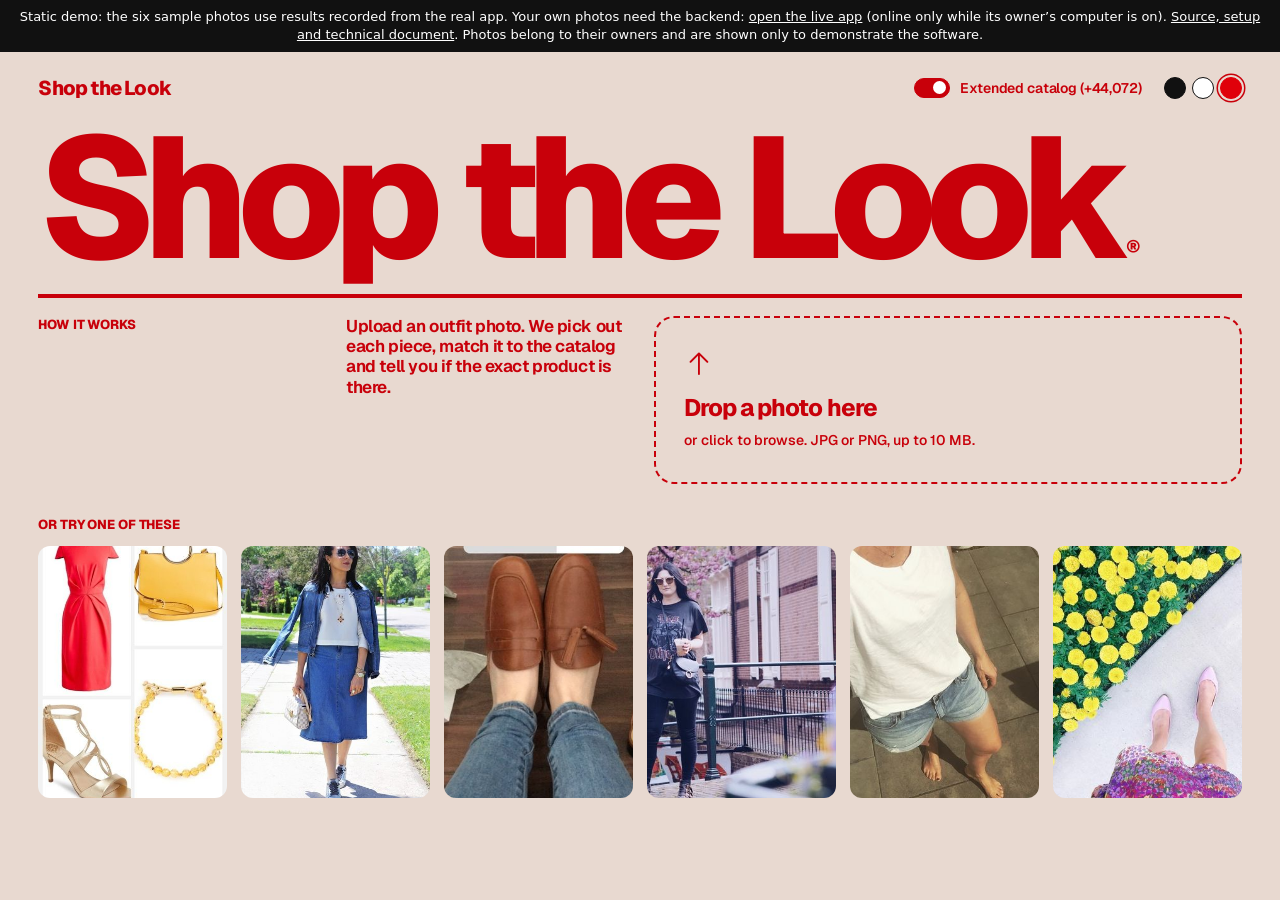
<file: index.html>
<!doctype html>
<html lang="en">
<head>
  <link rel="icon" href="data:,">
  <meta charset="utf-8">
  <meta name="viewport" content="width=device-width, initial-scale=1">
  <title>Shop the Look</title>
  <meta name="description" content="Upload an outfit photo and find the closest matching pieces in the catalog.">
  <link rel="preload" href="vendor/geist.woff2" as="font" type="font/woff2" crossorigin>
  <link rel="stylesheet" href="vendor/phosphor.css">
  <link rel="stylesheet" href="style.css">
</head>
<body>
  <a class="skip" href="#main">Skip to content</a>
  <header class="bar">
    <a class="brand" href="./" aria-label="Shop the Look, home">Shop the Look</a>
    <div class="bar-right">
      <label class="switch" for="ext" title="Also search products from the public Fashion Product Images dataset">
        <input type="checkbox" id="ext" checked>
        <span class="track" aria-hidden="true"></span>
        <span id="extLabel">Extended catalog</span>
      </label>
      <div class="dots" id="theme" role="group" aria-label="Colour theme">
        <button type="button" data-t="dark" aria-label="Dark theme"></button>
        <button type="button" data-t="light" aria-label="Light theme"></button>
        <button type="button" data-t="blush" aria-label="Red theme"></button>
      </div>
    </div>
  </header>

  <main id="main">
    <!-- Stage: upload, then scene with detected boxes -->
    <section class="stage" aria-label="Your photo">
      <div class="intro" id="intro">
        <h1>Shop the Look<sup>&reg;</sup></h1>
        <div class="meta">
          <span class="lab">How it works</span>
          <p>Upload an outfit photo. We pick out each piece, match it to the catalog and tell you if the exact product is there.</p>
          <label class="drop" id="drop" for="file" tabindex="0">
            <input id="file" type="file" accept="image/*" hidden>
            <i class="ph ph-arrow-up" aria-hidden="true"></i>
            <strong>Drop a photo here</strong>
            <span>or click to browse. JPG or PNG, up to 10 MB.</span>
          </label>
        </div>
      </div>

      <figure class="scene" id="scene" hidden>
        <div class="frame" id="frame">
          <img id="sceneImg" alt="Uploaded outfit with detected items outlined">
          <div class="boxes" id="boxes"></div>
          <div class="scan" id="scan" aria-hidden="true"></div>
        </div>
        <figcaption>
          <span id="status" role="status" aria-live="polite"></span>
          <button class="ghost" id="again" type="button"><i class="ph ph-arrow-counter-clockwise" aria-hidden="true"></i>New photo</button>
        </figcaption>
      </figure>

      <div class="samples" id="samplesWrap">
        <h2>Or try one of these</h2>
        <div class="thumbs" id="samples"></div>
      </div>
    </section>

    <!-- Results: item cards flank the photo on desktop -->
    <section class="results" id="results" aria-label="Matches" aria-live="polite" hidden></section>
  </main>

  <script src="demo.js"></script>
  <script src="app.js" defer></script>
</body>
</html>
</file>
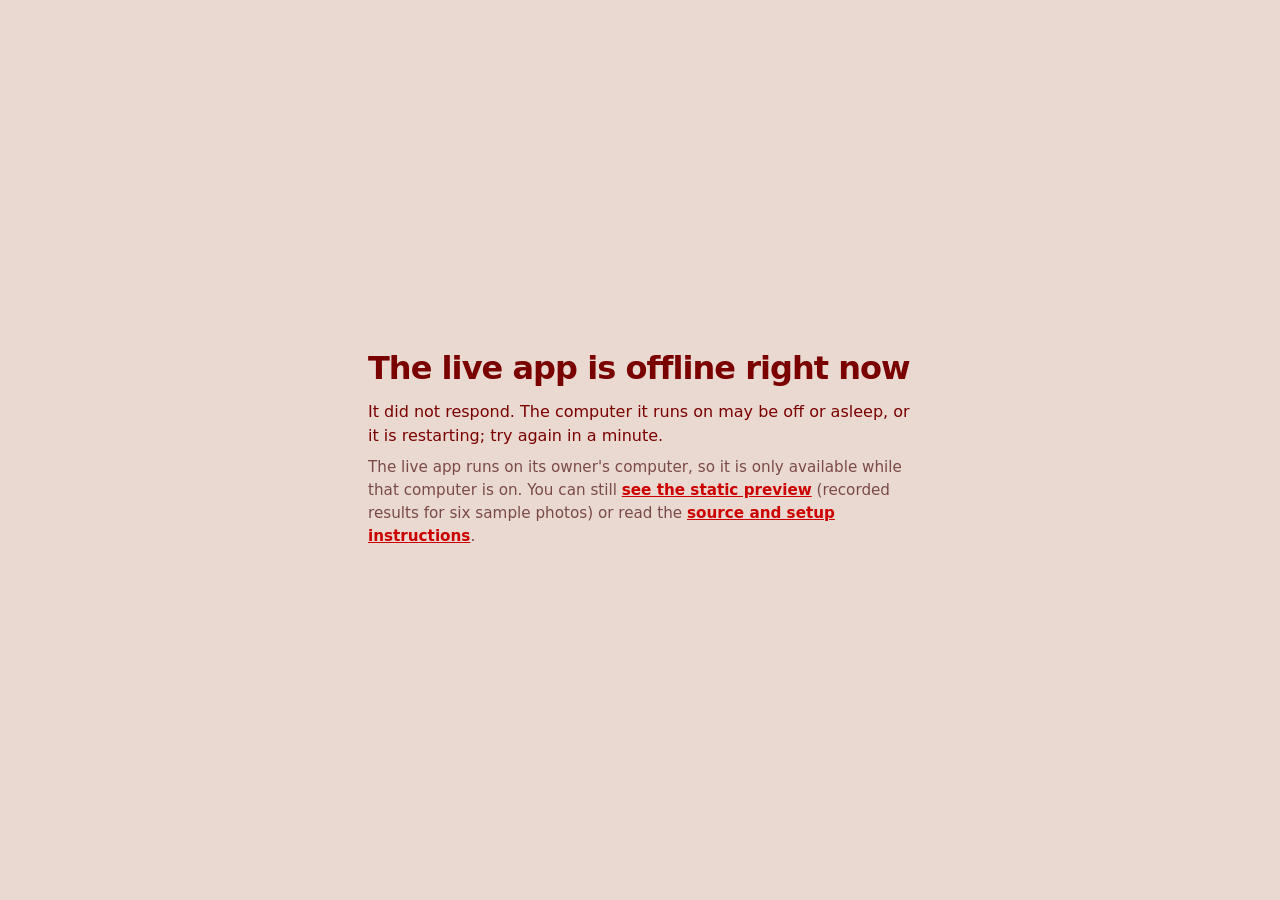
<file: live.html>
<!doctype html>
<html lang="en">
<head>
<meta charset="utf-8">
<meta name="viewport" content="width=device-width, initial-scale=1">
<title>Shop the Look: live app</title>
<link rel="icon" href="data:,">
<style>
  :root { color-scheme: light dark; }
  body { margin: 0; min-height: 100vh; display: grid; place-items: center; font: 16px/1.5 system-ui, sans-serif; background: #ead9d0; color: #7a0000; }
  main { max-width: 34rem; padding: 2rem 1.25rem; }
  h1 { font-size: 2rem; letter-spacing: -.03em; margin: 0 0 .5rem; }
  a { color: #c00; font-weight: 600; }
  p { margin: .5rem 0; }
  .muted { color: #7a4a4a; font-size: .95rem; }
  @media (prefers-color-scheme: dark) { body { background: #1a0d0d; color: #ffb3b3; } a { color: #ff6b6b; } .muted { color: #c99; } }
</style>
</head>
<body>
<main>
  <h1 id="title">Opening the live app...</h1>
  <p id="msg">Checking that the app is online.</p>
  <p class="muted" id="more" hidden>
    The live app runs on its owner's computer, so it is only available while that computer is on.
    You can still <a href="./">see the static preview</a> (recorded results for six sample photos) or read the
    <a href="https://github.com/uplsiddharth-byte/Shop-the-Look-Visual-Product-Discovery">source and setup instructions</a>.
  </p>
</main>
<script>
(async () => {
  const offline = (why) => {
    document.getElementById("title").textContent = "The live app is offline right now";
    document.getElementById("msg").textContent = why;
    document.getElementById("more").hidden = false;
  };
  try {
    const live = await (await fetch("live.json?t=" + Date.now(), { cache: "no-store" })).json();
    // the health endpoint allows cross-origin reads, so we can require a real healthy answer: a dead tunnel (Cloudflare error page,
    // no CORS header) or a down app makes this throw and we show the offline page instead of a broken one
    const ctl = new AbortController(); const timer = setTimeout(() => ctl.abort(), 8000);
    const res = await fetch(live.url + "/api/health?t=" + Date.now(), { cache: "no-store", signal: ctl.signal });
    clearTimeout(timer);
    if (!res.ok || (await res.json()).status !== "ok") throw new Error("unhealthy");
    location.replace(live.url);
  } catch (e) {
    offline("It did not respond. The computer it runs on may be off or asleep, or it is restarting; try again in a minute.");
  }
})();
</script>
</body>
</html>
</file>
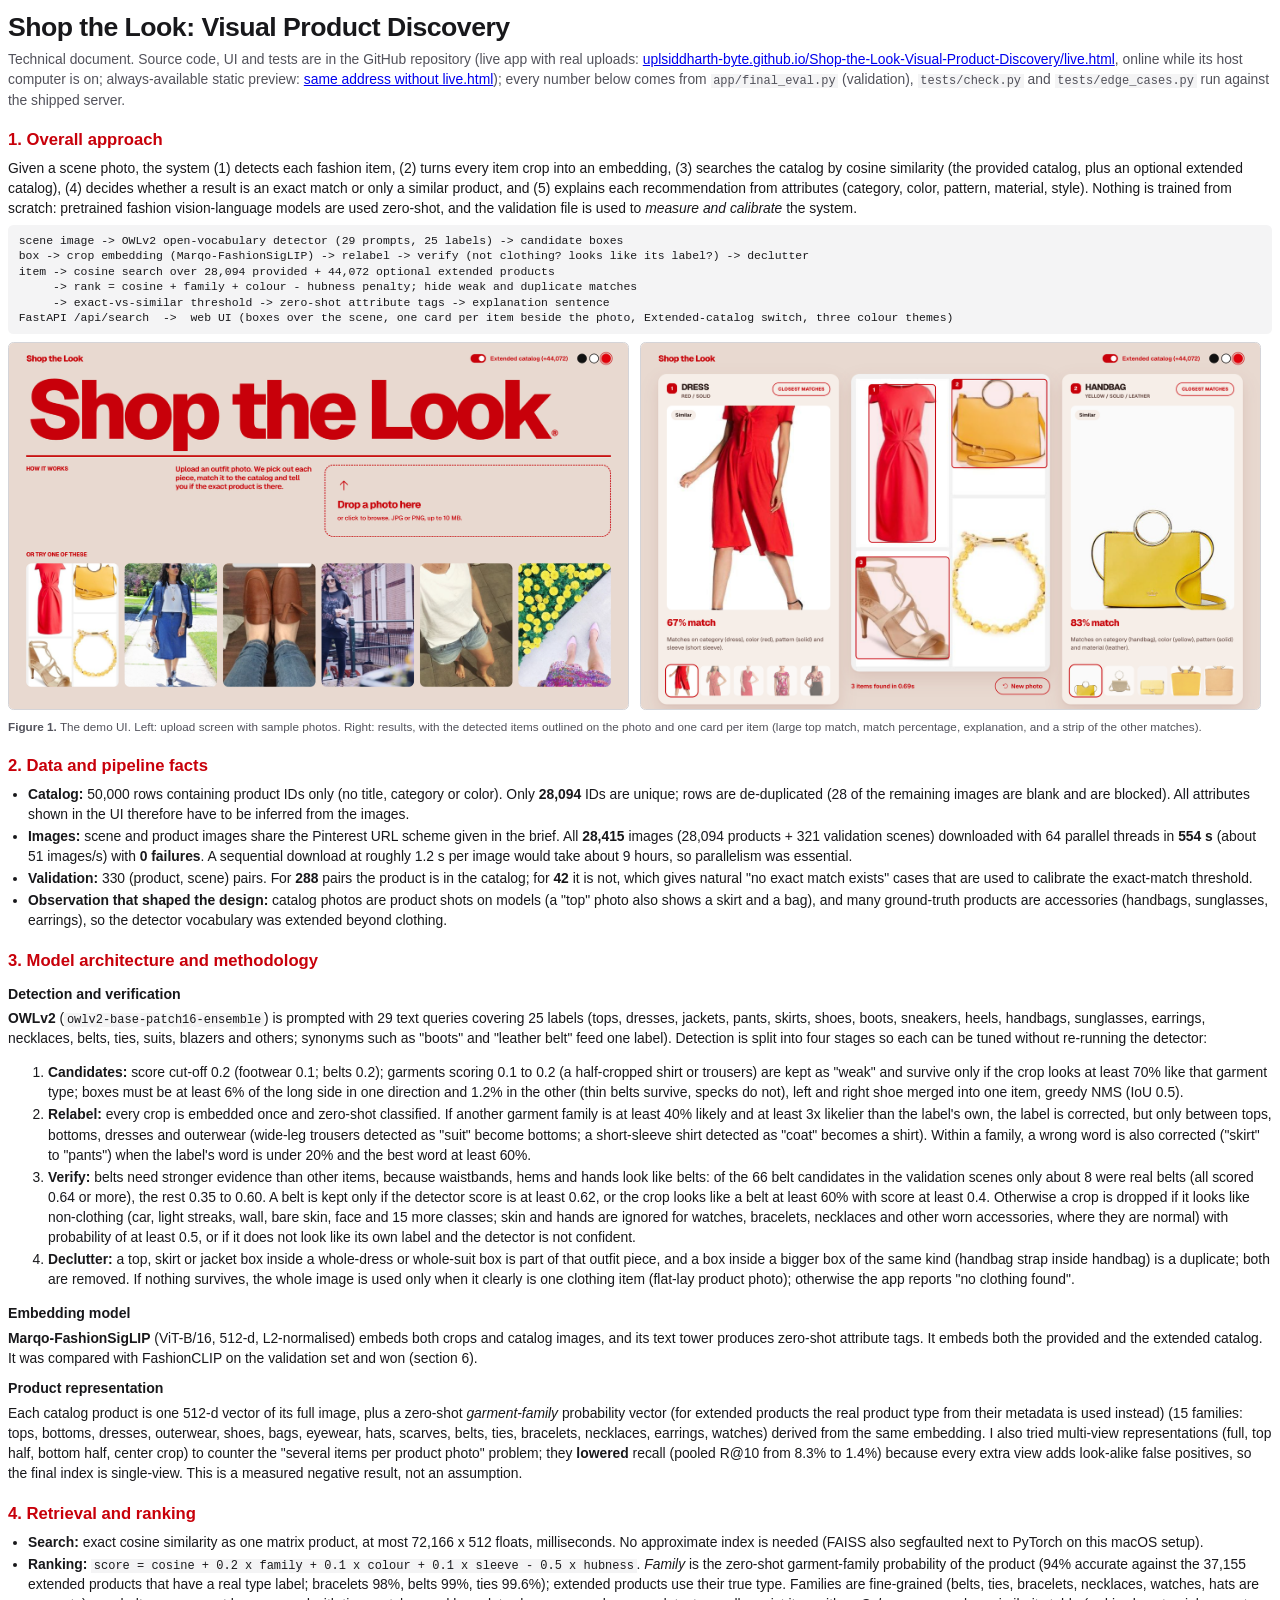
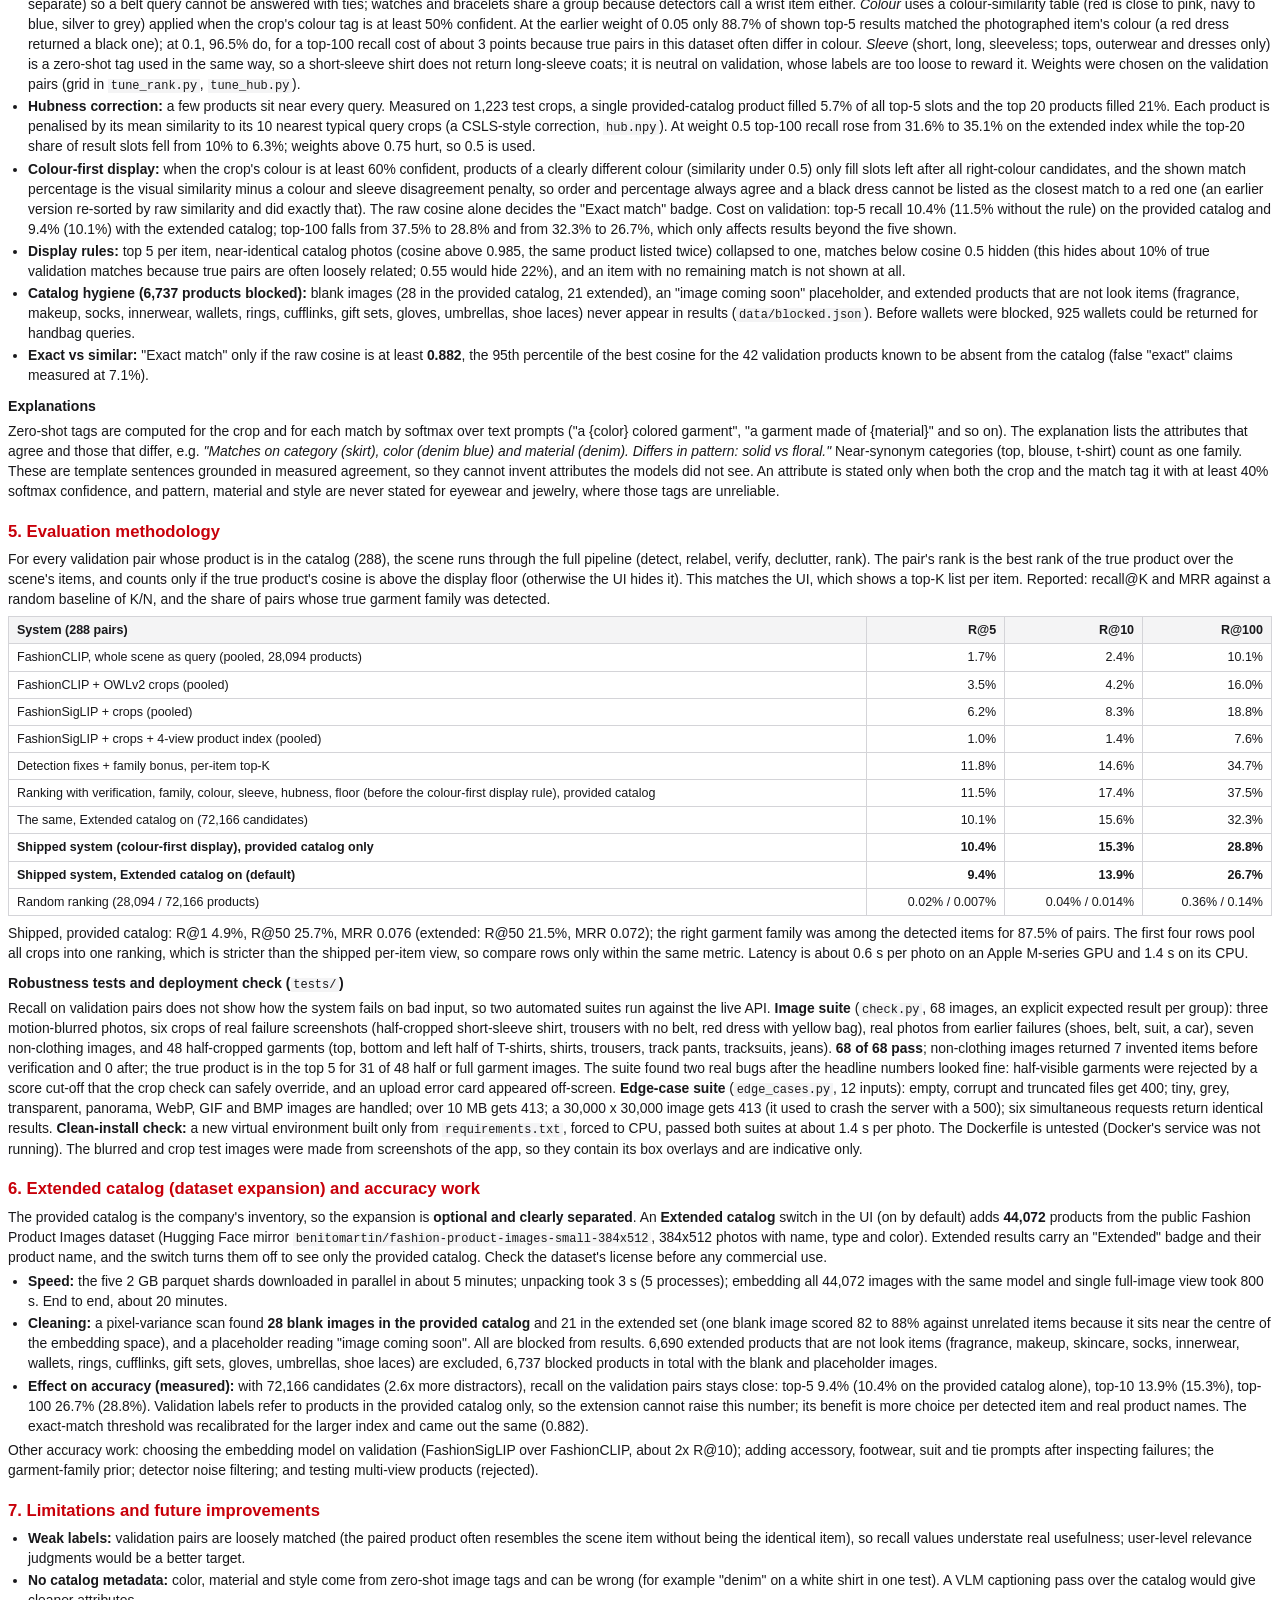
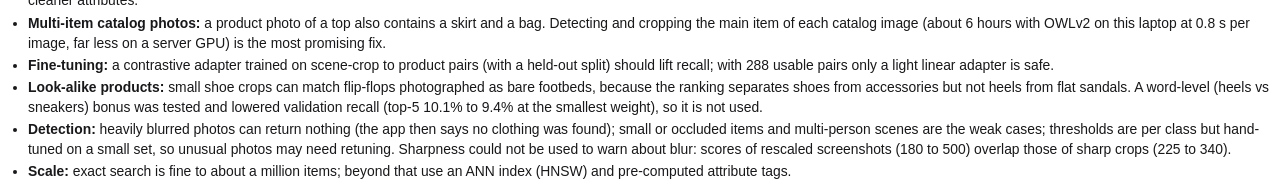
<file: docs/technical_document.html>
<!doctype html>
<html lang="en"><head><meta charset="utf-8"><title>Shop the Look: Technical Document</title>
<style>
@page { size: A4; margin: 16mm 16mm 16mm; }
body { font: 10.4pt/1.45 -apple-system, "Helvetica Neue", Arial, sans-serif; color: #18181b; }
h1 { font-size: 20pt; margin: 0 0 2pt; letter-spacing: -.02em; } .sub { color: #52525b; margin-bottom: 10pt; }
figure { margin: 6pt 0; display: flex; gap: 8pt; } figure img { width: 49%; border: 1px solid #d4d4d8; border-radius: 4pt; } figcaption, .cap { font-size: 8.8pt; color: #52525b; }
h2 { font-size: 12.5pt; margin: 14pt 0 4pt; color: #c8000a; } h3 { font-size: 10.6pt; margin: 8pt 0 2pt; }
p { margin: 3pt 0; } ul { margin: 3pt 0 3pt 15pt; padding: 0; } li { margin: 1.5pt 0; }
table { border-collapse: collapse; width: 100%; margin: 5pt 0; font-size: 9.4pt; }
th, td { border: 1px solid #d4d4d8; padding: 3pt 6pt; text-align: left; } th { background: #f4f4f5; }
.num { text-align: right; font-variant-numeric: tabular-nums; } code { font: 9pt Menlo, monospace; background: #f4f4f5; padding: 0 2pt; }
pre { font: 8.6pt/1.35 Menlo, monospace; background: #f4f4f5; padding: 6pt 8pt; border-radius: 4pt; margin: 5pt 0; white-space: pre-wrap; }
</style></head><body>

<h1>Shop the Look: Visual Product Discovery</h1>
<div class="sub">Technical document. Source code, UI and tests are in the GitHub repository (live app with real uploads: <a href="https://uplsiddharth-byte.github.io/Shop-the-Look-Visual-Product-Discovery/live.html">uplsiddharth-byte.github.io/Shop-the-Look-Visual-Product-Discovery/live.html</a>, online while its host computer is on; always-available static preview: <a href="https://uplsiddharth-byte.github.io/Shop-the-Look-Visual-Product-Discovery/">same address without live.html</a>); every number below comes from <code>app/final_eval.py</code> (validation), <code>tests/check.py</code> and <code>tests/edge_cases.py</code> run against the shipped server.</div>

<h2>1. Overall approach</h2>
<p>Given a scene photo, the system (1) detects each fashion item, (2) turns every item crop into an embedding, (3) searches the catalog by cosine similarity (the provided catalog, plus an optional extended catalog), (4) decides whether a result is an exact match or only a similar product, and (5) explains each recommendation from attributes (category, color, pattern, material, style). Nothing is trained from scratch: pretrained fashion vision-language models are used zero-shot, and the validation file is used to <em>measure and calibrate</em> the system.</p>
<pre>scene image -> OWLv2 open-vocabulary detector (29 prompts, 25 labels) -> candidate boxes
box -> crop embedding (Marqo-FashionSigLIP) -> relabel -> verify (not clothing? looks like its label?) -> declutter
item -> cosine search over 28,094 provided + 44,072 optional extended products
     -> rank = cosine + family + colour - hubness penalty; hide weak and duplicate matches
     -> exact-vs-similar threshold -> zero-shot attribute tags -> explanation sentence
FastAPI /api/search  ->  web UI (boxes over the scene, one card per item beside the photo, Extended-catalog switch, three colour themes)</pre>
<figure><img src="img/screen-upload.png" alt="Upload screen"><img src="img/screen-results.png" alt="Results screen"></figure>
<p class="cap"><b>Figure 1.</b> The demo UI. Left: upload screen with sample photos. Right: results, with the detected items outlined on the photo and one card per item (large top match, match percentage, explanation, and a strip of the other matches).</p>


<h2>2. Data and pipeline facts</h2>
<ul>
<li><b>Catalog:</b> 50,000 rows containing product IDs only (no title, category or color). Only <b>28,094</b> IDs are unique; rows are de-duplicated (28 of the remaining images are blank and are blocked). All attributes shown in the UI therefore have to be inferred from the images.</li>
<li><b>Images:</b> scene and product images share the Pinterest URL scheme given in the brief. All <b>28,415</b> images (28,094 products + 321 validation scenes) downloaded with 64 parallel threads in <b>554 s</b> (about 51 images/s) with <b>0 failures</b>. A sequential download at roughly 1.2 s per image would take about 9 hours, so parallelism was essential.</li>
<li><b>Validation:</b> 330 (product, scene) pairs. For <b>288</b> pairs the product is in the catalog; for <b>42</b> it is not, which gives natural "no exact match exists" cases that are used to calibrate the exact-match threshold.</li>
<li><b>Observation that shaped the design:</b> catalog photos are product shots on models (a "top" photo also shows a skirt and a bag), and many ground-truth products are accessories (handbags, sunglasses, earrings), so the detector vocabulary was extended beyond clothing.</li>
</ul>

<h2>3. Model architecture and methodology</h2>
<h3>Detection and verification</h3>
<p><b>OWLv2</b> (<code>owlv2-base-patch16-ensemble</code>) is prompted with 29 text queries covering 25 labels (tops, dresses, jackets, pants, skirts, shoes, boots, sneakers, heels, handbags, sunglasses, earrings, necklaces, belts, ties, suits, blazers and others; synonyms such as "boots" and "leather belt" feed one label). Detection is split into four stages so each can be tuned without re-running the detector:</p>
<ol>
<li><b>Candidates:</b> score cut-off 0.2 (footwear 0.1; belts 0.2); garments scoring 0.1 to 0.2 (a half-cropped shirt or trousers) are kept as "weak" and survive only if the crop looks at least 70% like that garment type; boxes must be at least 6% of the long side in one direction and 1.2% in the other (thin belts survive, specks do not), left and right shoe merged into one item, greedy NMS (IoU 0.5).</li>
<li><b>Relabel:</b> every crop is embedded once and zero-shot classified. If another garment family is at least 40% likely and at least 3x likelier than the label's own, the label is corrected, but only between tops, bottoms, dresses and outerwear (wide-leg trousers detected as "suit" become bottoms; a short-sleeve shirt detected as "coat" becomes a shirt). Within a family, a wrong word is also corrected ("skirt" to "pants") when the label's word is under 20% and the best word at least 60%.</li>
<li><b>Verify:</b> belts need stronger evidence than other items, because waistbands, hems and hands look like belts: of the 66 belt candidates in the validation scenes only about 8 were real belts (all scored 0.64 or more), the rest 0.35 to 0.60. A belt is kept only if the detector score is at least 0.62, or the crop looks like a belt at least 60% with score at least 0.4. Otherwise a crop is dropped if it looks like non-clothing (car, light streaks, wall, bare skin, face and 15 more classes; skin and hands are ignored for watches, bracelets, necklaces and other worn accessories, where they are normal) with probability of at least 0.5, or if it does not look like its own label and the detector is not confident.</li>
<li><b>Declutter:</b> a top, skirt or jacket box inside a whole-dress or whole-suit box is part of that outfit piece, and a box inside a bigger box of the same kind (handbag strap inside handbag) is a duplicate; both are removed. If nothing survives, the whole image is used only when it clearly is one clothing item (flat-lay product photo); otherwise the app reports "no clothing found".</li>
</ol>
<h3>Embedding model</h3>
<p><b>Marqo-FashionSigLIP</b> (ViT-B/16, 512-d, L2-normalised) embeds both crops and catalog images, and its text tower produces zero-shot attribute tags. It embeds both the provided and the extended catalog. It was compared with FashionCLIP on the validation set and won (section 6).</p>
<h3>Product representation</h3>
<p>Each catalog product is one 512-d vector of its full image, plus a zero-shot <em>garment-family</em> probability vector (for extended products the real product type from their metadata is used instead) (15 families: tops, bottoms, dresses, outerwear, shoes, bags, eyewear, hats, scarves, belts, ties, bracelets, necklaces, earrings, watches) derived from the same embedding. I also tried multi-view representations (full, top half, bottom half, center crop) to counter the "several items per product photo" problem; they <b>lowered</b> recall (pooled R@10 from 8.3% to 1.4%) because every extra view adds look-alike false positives, so the final index is single-view. This is a measured negative result, not an assumption.</p>

<h2>4. Retrieval and ranking</h2>
<ul>
<li><b>Search:</b> exact cosine similarity as one matrix product, at most 72,166 x 512 floats, milliseconds. No approximate index is needed (FAISS also segfaulted next to PyTorch on this macOS setup).</li>
<li><b>Ranking:</b> <code>score = cosine + 0.2 x family + 0.1 x colour + 0.1 x sleeve - 0.5 x hubness</code>. <i>Family</i> is the zero-shot garment-family probability of the product (94% accurate against the 37,155 extended products that have a real type label; bracelets 98%, belts 99%, ties 99.6%); extended products use their true type. Families are fine-grained (belts, ties, bracelets, necklaces, watches, hats are separate) so a belt query cannot be answered with ties; watches and bracelets share a group because detectors call a wrist item either. <i>Colour</i> uses a colour-similarity table (red is close to pink, navy to blue, silver to grey) applied when the crop's colour tag is at least 50% confident. At the earlier weight of 0.05 only 88.7% of shown top-5 results matched the photographed item's colour (a red dress returned a black one); at 0.1, 96.5% do, for a top-100 recall cost of about 3 points because true pairs in this dataset often differ in colour. <i>Sleeve</i> (short, long, sleeveless; tops, outerwear and dresses only) is a zero-shot tag used in the same way, so a short-sleeve shirt does not return long-sleeve coats; it is neutral on validation, whose labels are too loose to reward it. Weights were chosen on the validation pairs (grid in <code>tune_rank.py</code>, <code>tune_hub.py</code>).</li>
<li><b>Hubness correction:</b> a few products sit near every query. Measured on 1,223 test crops, a single provided-catalog product filled 5.7% of all top-5 slots and the top 20 products filled 21%. Each product is penalised by its mean similarity to its 10 nearest typical query crops (a CSLS-style correction, <code>hub.npy</code>). At weight 0.5 top-100 recall rose from 31.6% to 35.1% on the extended index while the top-20 share of result slots fell from 10% to 6.3%; weights above 0.75 hurt, so 0.5 is used.</li>
<li><b>Colour-first display:</b> when the crop's colour is at least 60% confident, products of a clearly different colour (similarity under 0.5) only fill slots left after all right-colour candidates, and the shown match percentage is the visual similarity minus a colour and sleeve disagreement penalty, so order and percentage always agree and a black dress cannot be listed as the closest match to a red one (an earlier version re-sorted by raw similarity and did exactly that). The raw cosine alone decides the "Exact match" badge. Cost on validation: top-5 recall 10.4% (11.5% without the rule) on the provided catalog and 9.4% (10.1%) with the extended catalog; top-100 falls from 37.5% to 28.8% and from 32.3% to 26.7%, which only affects results beyond the five shown.</li>
<li><b>Display rules:</b> top 5 per item, near-identical catalog photos (cosine above 0.985, the same product listed twice) collapsed to one, matches below cosine 0.5 hidden (this hides about 10% of true validation matches because true pairs are often loosely related; 0.55 would hide 22%), and an item with no remaining match is not shown at all.</li>
<li><b>Catalog hygiene (6,737 products blocked):</b> blank images (28 in the provided catalog, 21 extended), an "image coming soon" placeholder, and extended products that are not look items (fragrance, makeup, socks, innerwear, wallets, rings, cufflinks, gift sets, gloves, umbrellas, shoe laces) never appear in results (<code>data/blocked.json</code>). Before wallets were blocked, 925 wallets could be returned for handbag queries.</li>
<li><b>Exact vs similar:</b> "Exact match" only if the raw cosine is at least <b>0.882</b>, the 95th percentile of the best cosine for the 42 validation products known to be absent from the catalog (false "exact" claims measured at 7.1%).</li>
</ul>
<h3>Explanations</h3>
<p>Zero-shot tags are computed for the crop and for each match by softmax over text prompts ("a {color} colored garment", "a garment made of {material}" and so on). The explanation lists the attributes that agree and those that differ, e.g. <i>"Matches on category (skirt), color (denim blue) and material (denim). Differs in pattern: solid vs floral."</i> Near-synonym categories (top, blouse, t-shirt) count as one family. These are template sentences grounded in measured agreement, so they cannot invent attributes the models did not see. An attribute is stated only when both the crop and the match tag it with at least 40% softmax confidence, and pattern, material and style are never stated for eyewear and jewelry, where those tags are unreliable.</p>

<h2>5. Evaluation methodology</h2>
<p>For every validation pair whose product is in the catalog (288), the scene runs through the full pipeline (detect, relabel, verify, declutter, rank). The pair's rank is the best rank of the true product over the scene's items, and counts only if the true product's cosine is above the display floor (otherwise the UI hides it). This matches the UI, which shows a top-K list per item. Reported: recall@K and MRR against a random baseline of K/N, and the share of pairs whose true garment family was detected.</p>
<table><tr><th>System (288 pairs)</th><th class="num">R@5</th><th class="num">R@10</th><th class="num">R@100</th></tr>
<tr><td>FashionCLIP, whole scene as query (pooled, 28,094 products)</td><td class="num">1.7%</td><td class="num">2.4%</td><td class="num">10.1%</td></tr>
<tr><td>FashionCLIP + OWLv2 crops (pooled)</td><td class="num">3.5%</td><td class="num">4.2%</td><td class="num">16.0%</td></tr>
<tr><td>FashionSigLIP + crops (pooled)</td><td class="num">6.2%</td><td class="num">8.3%</td><td class="num">18.8%</td></tr>
<tr><td>FashionSigLIP + crops + 4-view product index (pooled)</td><td class="num">1.0%</td><td class="num">1.4%</td><td class="num">7.6%</td></tr>
<tr><td>Detection fixes + family bonus, per-item top-K</td><td class="num">11.8%</td><td class="num">14.6%</td><td class="num">34.7%</td></tr>
<tr><td>Ranking with verification, family, colour, sleeve, hubness, floor (before the colour-first display rule), provided catalog</td><td class="num">11.5%</td><td class="num">17.4%</td><td class="num">37.5%</td></tr>
<tr><td>The same, Extended catalog on (72,166 candidates)</td><td class="num">10.1%</td><td class="num">15.6%</td><td class="num">32.3%</td></tr>
<tr><td><b>Shipped system (colour-first display), provided catalog only</b></td><td class="num"><b>10.4%</b></td><td class="num"><b>15.3%</b></td><td class="num"><b>28.8%</b></td></tr>
<tr><td><b>Shipped system, Extended catalog on (default)</b></td><td class="num"><b>9.4%</b></td><td class="num"><b>13.9%</b></td><td class="num"><b>26.7%</b></td></tr>
<tr><td>Random ranking (28,094 / 72,166 products)</td><td class="num">0.02% / 0.007%</td><td class="num">0.04% / 0.014%</td><td class="num">0.36% / 0.14%</td></tr></table>
<p>Shipped, provided catalog: R@1 4.9%, R@50 25.7%, MRR 0.076 (extended: R@50 21.5%, MRR 0.072); the right garment family was among the detected items for 87.5% of pairs. The first four rows pool all crops into one ranking, which is stricter than the shipped per-item view, so compare rows only within the same metric. Latency is about 0.6 s per photo on an Apple M-series GPU and 1.4 s on its CPU.</p>
<h3>Robustness tests and deployment check (<code>tests/</code>)</h3>
<p>Recall on validation pairs does not show how the system fails on bad input, so two automated suites run against the live API. <b>Image suite</b> (<code>check.py</code>, 68 images, an explicit expected result per group): three motion-blurred photos, six crops of real failure screenshots (half-cropped short-sleeve shirt, trousers with no belt, red dress with yellow bag), real photos from earlier failures (shoes, belt, suit, a car), seven non-clothing images, and 48 half-cropped garments (top, bottom and left half of T-shirts, shirts, trousers, track pants, tracksuits, jeans). <b>68 of 68 pass</b>; non-clothing images returned 7 invented items before verification and 0 after; the true product is in the top 5 for 31 of 48 half or full garment images. The suite found two real bugs after the headline numbers looked fine: half-visible garments were rejected by a score cut-off that the crop check can safely override, and an upload error card appeared off-screen. <b>Edge-case suite</b> (<code>edge_cases.py</code>, 12 inputs): empty, corrupt and truncated files get 400; tiny, grey, transparent, panorama, WebP, GIF and BMP images are handled; over 10 MB gets 413; a 30,000 x 30,000 image gets 413 (it used to crash the server with a 500); six simultaneous requests return identical results. <b>Clean-install check:</b> a new virtual environment built only from <code>requirements.txt</code>, forced to CPU, passed both suites at about 1.4 s per photo. The Dockerfile is untested (Docker's service was not running). The blurred and crop test images were made from screenshots of the app, so they contain its box overlays and are indicative only.</p>

<h2>6. Extended catalog (dataset expansion) and accuracy work</h2>
<p>The provided catalog is the company's inventory, so the expansion is <b>optional and clearly separated</b>. An <b>Extended catalog</b> switch in the UI (on by default) adds <b>44,072</b> products from the public Fashion Product Images dataset (Hugging Face mirror <code>benitomartin/fashion-product-images-small-384x512</code>, 384x512 photos with name, type and color). Extended results carry an "Extended" badge and their product name, and the switch turns them off to see only the provided catalog. Check the dataset's license before any commercial use.</p>
<ul>
<li><b>Speed:</b> the five 2 GB parquet shards downloaded in parallel in about 5 minutes; unpacking took 3 s (5 processes); embedding all 44,072 images with the same model and single full-image view took 800 s. End to end, about 20 minutes.</li>
<li><b>Cleaning:</b> a pixel-variance scan found <b>28 blank images in the provided catalog</b> and 21 in the extended set (one blank image scored 82 to 88% against unrelated items because it sits near the centre of the embedding space), and a placeholder reading "image coming soon". All are blocked from results. 6,690 extended products that are not look items (fragrance, makeup, skincare, socks, innerwear, wallets, rings, cufflinks, gift sets, gloves, umbrellas, shoe laces) are excluded, 6,737 blocked products in total with the blank and placeholder images.</li>
<li><b>Effect on accuracy (measured):</b> with 72,166 candidates (2.6x more distractors), recall on the validation pairs stays close: top-5 9.4% (10.4% on the provided catalog alone), top-10 13.9% (15.3%), top-100 26.7% (28.8%). Validation labels refer to products in the provided catalog only, so the extension cannot raise this number; its benefit is more choice per detected item and real product names. The exact-match threshold was recalibrated for the larger index and came out the same (0.882).</li>
</ul>
<p>Other accuracy work: choosing the embedding model on validation (FashionSigLIP over FashionCLIP, about 2x R@10); adding accessory, footwear, suit and tie prompts after inspecting failures; the garment-family prior; detector noise filtering; and testing multi-view products (rejected).</p>

<h2>7. Limitations and future improvements</h2>
<ul>
<li><b>Weak labels:</b> validation pairs are loosely matched (the paired product often resembles the scene item without being the identical item), so recall values understate real usefulness; user-level relevance judgments would be a better target.</li>
<li><b>No catalog metadata:</b> color, material and style come from zero-shot image tags and can be wrong (for example "denim" on a white shirt in one test). A VLM captioning pass over the catalog would give cleaner attributes.</li>
<li><b>Multi-item catalog photos:</b> a product photo of a top also contains a skirt and a bag. Detecting and cropping the main item of each catalog image (about 6 hours with OWLv2 on this laptop at 0.8 s per image, far less on a server GPU) is the most promising fix.</li>
<li><b>Fine-tuning:</b> a contrastive adapter trained on scene-crop to product pairs (with a held-out split) should lift recall; with 288 usable pairs only a light linear adapter is safe.</li>
<li><b>Look-alike products:</b> small shoe crops can match flip-flops photographed as bare footbeds, because the ranking separates shoes from accessories but not heels from flat sandals. A word-level (heels vs sneakers) bonus was tested and lowered validation recall (top-5 10.1% to 9.4% at the smallest weight), so it is not used.</li>
<li><b>Detection:</b> heavily blurred photos can return nothing (the app then says no clothing was found); small or occluded items and multi-person scenes are the weak cases; thresholds are per class but hand-tuned on a small set, so unusual photos may need retuning. Sharpness could not be used to warn about blur: scores of rescaled screenshots (180 to 500) overlap those of sharp crops (225 to 340).</li>
<li><b>Scale:</b> exact search is fine to about a million items; beyond that use an ANN index (HNSW) and pre-computed attribute tags.</li>
</ul>
</body></html>
</file>
<file: vendor/phosphor.css>
@font-face {
  font-family: "Phosphor";
  src:
    url("./Phosphor.woff2") format("woff2"),
    url("./Phosphor.woff") format("woff"),
    url("./Phosphor.ttf") format("truetype"),
    url("./Phosphor.svg#Phosphor") format("svg");
  font-weight: normal;
  font-style: normal;
  font-display: block;
}

.ph {
  /* use !important to prevent issues with browser extensions that change fonts */
  font-family: "Phosphor" !important;
  speak: never;
  font-style: normal;
  font-weight: normal;
  font-variant: normal;
  text-transform: none;
  line-height: 1;

  /* Enable Ligatures ================ */
  letter-spacing: 0;
  -webkit-font-feature-settings: "liga";
  -moz-font-feature-settings: "liga=1";
  -moz-font-feature-settings: "liga";
  -ms-font-feature-settings: "liga" 1;
  font-feature-settings: "liga";
  -webkit-font-variant-ligatures: discretionary-ligatures;
  font-variant-ligatures: discretionary-ligatures;

  /* Better Font Rendering =========== */
  -webkit-font-smoothing: antialiased;
  -moz-osx-font-smoothing: grayscale;
}

.ph.ph-acorn:before {
  content: "\eb9a";
}
.ph.ph-address-book:before {
  content: "\e6f8";
}
.ph.ph-address-book-tabs:before {
  content: "\ee4e";
}
.ph.ph-air-traffic-control:before {
  content: "\ecd8";
}
.ph.ph-airplane:before {
  content: "\e002";
}
.ph.ph-airplane-in-flight:before {
  content: "\e4fe";
}
.ph.ph-airplane-landing:before {
  content: "\e502";
}
.ph.ph-airplane-takeoff:before {
  content: "\e504";
}
.ph.ph-airplane-taxiing:before {
  content: "\e500";
}
.ph.ph-airplane-tilt:before {
  content: "\e5d6";
}
.ph.ph-airplay:before {
  content: "\e004";
}
.ph.ph-alarm:before {
  content: "\e006";
}
.ph.ph-alien:before {
  content: "\e8a6";
}
.ph.ph-align-bottom:before {
  content: "\e506";
}
.ph.ph-align-bottom-simple:before {
  content: "\eb0c";
}
.ph.ph-align-center-horizontal:before {
  content: "\e50a";
}
.ph.ph-align-center-horizontal-simple:before {
  content: "\eb0e";
}
.ph.ph-align-center-vertical:before {
  content: "\e50c";
}
.ph.ph-align-center-vertical-simple:before {
  content: "\eb10";
}
.ph.ph-align-left:before {
  content: "\e50e";
}
.ph.ph-align-left-simple:before {
  content: "\eaee";
}
.ph.ph-align-right:before {
  content: "\e510";
}
.ph.ph-align-right-simple:before {
  content: "\eb12";
}
.ph.ph-align-top:before {
  content: "\e512";
}
.ph.ph-align-top-simple:before {
  content: "\eb14";
}
.ph.ph-amazon-logo:before {
  content: "\e96c";
}
.ph.ph-ambulance:before {
  content: "\e572";
}
.ph.ph-anchor:before {
  content: "\e514";
}
.ph.ph-anchor-simple:before {
  content: "\e5d8";
}
.ph.ph-android-logo:before {
  content: "\e008";
}
.ph.ph-angle:before {
  content: "\e7bc";
}
.ph.ph-angular-logo:before {
  content: "\eb80";
}
.ph.ph-aperture:before {
  content: "\e00a";
}
.ph.ph-app-store-logo:before {
  content: "\e974";
}
.ph.ph-app-window:before {
  content: "\e5da";
}
.ph.ph-apple-logo:before {
  content: "\e516";
}
.ph.ph-apple-podcasts-logo:before {
  content: "\eb96";
}
.ph.ph-approximate-equals:before {
  content: "\edaa";
}
.ph.ph-archive:before {
  content: "\e00c";
}
.ph.ph-armchair:before {
  content: "\e012";
}
.ph.ph-arrow-arc-left:before {
  content: "\e014";
}
.ph.ph-arrow-arc-right:before {
  content: "\e016";
}
.ph.ph-arrow-bend-double-up-left:before {
  content: "\e03a";
}
.ph.ph-arrow-bend-double-up-right:before {
  content: "\e03c";
}
.ph.ph-arrow-bend-down-left:before {
  content: "\e018";
}
.ph.ph-arrow-bend-down-right:before {
  content: "\e01a";
}
.ph.ph-arrow-bend-left-down:before {
  content: "\e01c";
}
.ph.ph-arrow-bend-left-up:before {
  content: "\e01e";
}
.ph.ph-arrow-bend-right-down:before {
  content: "\e020";
}
.ph.ph-arrow-bend-right-up:before {
  content: "\e022";
}
.ph.ph-arrow-bend-up-left:before {
  content: "\e024";
}
.ph.ph-arrow-bend-up-right:before {
  content: "\e026";
}
.ph.ph-arrow-circle-down:before {
  content: "\e028";
}
.ph.ph-arrow-circle-down-left:before {
  content: "\e02a";
}
.ph.ph-arrow-circle-down-right:before {
  content: "\e02c";
}
.ph.ph-arrow-circle-left:before {
  content: "\e05a";
}
.ph.ph-arrow-circle-right:before {
  content: "\e02e";
}
.ph.ph-arrow-circle-up:before {
  content: "\e030";
}
.ph.ph-arrow-circle-up-left:before {
  content: "\e032";
}
.ph.ph-arrow-circle-up-right:before {
  content: "\e034";
}
.ph.ph-arrow-clockwise:before {
  content: "\e036";
}
.ph.ph-arrow-counter-clockwise:before {
  content: "\e038";
}
.ph.ph-arrow-down:before {
  content: "\e03e";
}
.ph.ph-arrow-down-left:before {
  content: "\e040";
}
.ph.ph-arrow-down-right:before {
  content: "\e042";
}
.ph.ph-arrow-elbow-down-left:before {
  content: "\e044";
}
.ph.ph-arrow-elbow-down-right:before {
  content: "\e046";
}
.ph.ph-arrow-elbow-left:before {
  content: "\e048";
}
.ph.ph-arrow-elbow-left-down:before {
  content: "\e04a";
}
.ph.ph-arrow-elbow-left-up:before {
  content: "\e04c";
}
.ph.ph-arrow-elbow-right:before {
  content: "\e04e";
}
.ph.ph-arrow-elbow-right-down:before {
  content: "\e050";
}
.ph.ph-arrow-elbow-right-up:before {
  content: "\e052";
}
.ph.ph-arrow-elbow-up-left:before {
  content: "\e054";
}
.ph.ph-arrow-elbow-up-right:before {
  content: "\e056";
}
.ph.ph-arrow-fat-down:before {
  content: "\e518";
}
.ph.ph-arrow-fat-left:before {
  content: "\e51a";
}
.ph.ph-arrow-fat-line-down:before {
  content: "\e51c";
}
.ph.ph-arrow-fat-line-left:before {
  content: "\e51e";
}
.ph.ph-arrow-fat-line-right:before {
  content: "\e520";
}
.ph.ph-arrow-fat-line-up:before {
  content: "\e522";
}
.ph.ph-arrow-fat-lines-down:before {
  content: "\e524";
}
.ph.ph-arrow-fat-lines-left:before {
  content: "\e526";
}
.ph.ph-arrow-fat-lines-right:before {
  content: "\e528";
}
.ph.ph-arrow-fat-lines-up:before {
  content: "\e52a";
}
.ph.ph-arrow-fat-right:before {
  content: "\e52c";
}
.ph.ph-arrow-fat-up:before {
  content: "\e52e";
}
.ph.ph-arrow-left:before {
  content: "\e058";
}
.ph.ph-arrow-line-down:before {
  content: "\e05c";
}
.ph.ph-arrow-line-down-left:before {
  content: "\e05e";
}
.ph.ph-arrow-line-down-right:before {
  content: "\e060";
}
.ph.ph-arrow-line-left:before {
  content: "\e062";
}
.ph.ph-arrow-line-right:before {
  content: "\e064";
}
.ph.ph-arrow-line-up:before {
  content: "\e066";
}
.ph.ph-arrow-line-up-left:before {
  content: "\e068";
}
.ph.ph-arrow-line-up-right:before {
  content: "\e06a";
}
.ph.ph-arrow-right:before {
  content: "\e06c";
}
.ph.ph-arrow-square-down:before {
  content: "\e06e";
}
.ph.ph-arrow-square-down-left:before {
  content: "\e070";
}
.ph.ph-arrow-square-down-right:before {
  content: "\e072";
}
.ph.ph-arrow-square-in:before {
  content: "\e5dc";
}
.ph.ph-arrow-square-left:before {
  content: "\e074";
}
.ph.ph-arrow-square-out:before {
  content: "\e5de";
}
.ph.ph-arrow-square-right:before {
  content: "\e076";
}
.ph.ph-arrow-square-up:before {
  content: "\e078";
}
.ph.ph-arrow-square-up-left:before {
  content: "\e07a";
}
.ph.ph-arrow-square-up-right:before {
  content: "\e07c";
}
.ph.ph-arrow-u-down-left:before {
  content: "\e07e";
}
.ph.ph-arrow-u-down-right:before {
  content: "\e080";
}
.ph.ph-arrow-u-left-down:before {
  content: "\e082";
}
.ph.ph-arrow-u-left-up:before {
  content: "\e084";
}
.ph.ph-arrow-u-right-down:before {
  content: "\e086";
}
.ph.ph-arrow-u-right-up:before {
  content: "\e088";
}
.ph.ph-arrow-u-up-left:before {
  content: "\e08a";
}
.ph.ph-arrow-u-up-right:before {
  content: "\e08c";
}
.ph.ph-arrow-up:before {
  content: "\e08e";
}
.ph.ph-arrow-up-left:before {
  content: "\e090";
}
.ph.ph-arrow-up-right:before {
  content: "\e092";
}
.ph.ph-arrows-clockwise:before {
  content: "\e094";
}
.ph.ph-arrows-counter-clockwise:before {
  content: "\e096";
}
.ph.ph-arrows-down-up:before {
  content: "\e098";
}
.ph.ph-arrows-horizontal:before {
  content: "\eb06";
}
.ph.ph-arrows-in:before {
  content: "\e09a";
}
.ph.ph-arrows-in-cardinal:before {
  content: "\e09c";
}
.ph.ph-arrows-in-line-horizontal:before {
  content: "\e530";
}
.ph.ph-arrows-in-line-vertical:before {
  content: "\e532";
}
.ph.ph-arrows-in-simple:before {
  content: "\e09e";
}
.ph.ph-arrows-left-right:before {
  content: "\e0a0";
}
.ph.ph-arrows-merge:before {
  content: "\ed3e";
}
.ph.ph-arrows-out:before {
  content: "\e0a2";
}
.ph.ph-arrows-out-cardinal:before {
  content: "\e0a4";
}
.ph.ph-arrows-out-line-horizontal:before {
  content: "\e534";
}
.ph.ph-arrows-out-line-vertical:before {
  content: "\e536";
}
.ph.ph-arrows-out-simple:before {
  content: "\e0a6";
}
.ph.ph-arrows-split:before {
  content: "\ed3c";
}
.ph.ph-arrows-vertical:before {
  content: "\eb04";
}
.ph.ph-article:before {
  content: "\e0a8";
}
.ph.ph-article-medium:before {
  content: "\e5e0";
}
.ph.ph-article-ny-times:before {
  content: "\e5e2";
}
.ph.ph-asclepius:before {
  content: "\ee34";
}
.ph.ph-caduceus:before {
  content: "\ee34";
}
.ph.ph-asterisk:before {
  content: "\e0aa";
}
.ph.ph-asterisk-simple:before {
  content: "\e832";
}
.ph.ph-at:before {
  content: "\e0ac";
}
.ph.ph-atom:before {
  content: "\e5e4";
}
.ph.ph-avocado:before {
  content: "\ee04";
}
.ph.ph-axe:before {
  content: "\e9fc";
}
.ph.ph-baby:before {
  content: "\e774";
}
.ph.ph-baby-carriage:before {
  content: "\e818";
}
.ph.ph-backpack:before {
  content: "\e922";
}
.ph.ph-backspace:before {
  content: "\e0ae";
}
.ph.ph-bag:before {
  content: "\e0b0";
}
.ph.ph-bag-simple:before {
  content: "\e5e6";
}
.ph.ph-balloon:before {
  content: "\e76c";
}
.ph.ph-bandaids:before {
  content: "\e0b2";
}
.ph.ph-bank:before {
  content: "\e0b4";
}
.ph.ph-barbell:before {
  content: "\e0b6";
}
.ph.ph-barcode:before {
  content: "\e0b8";
}
.ph.ph-barn:before {
  content: "\ec72";
}
.ph.ph-barricade:before {
  content: "\e948";
}
.ph.ph-baseball:before {
  content: "\e71a";
}
.ph.ph-baseball-cap:before {
  content: "\ea28";
}
.ph.ph-baseball-helmet:before {
  content: "\ee4a";
}
.ph.ph-basket:before {
  content: "\e964";
}
.ph.ph-basketball:before {
  content: "\e724";
}
.ph.ph-bathtub:before {
  content: "\e81e";
}
.ph.ph-battery-charging:before {
  content: "\e0ba";
}
.ph.ph-battery-charging-vertical:before {
  content: "\e0bc";
}
.ph.ph-battery-empty:before {
  content: "\e0be";
}
.ph.ph-battery-full:before {
  content: "\e0c0";
}
.ph.ph-battery-high:before {
  content: "\e0c2";
}
.ph.ph-battery-low:before {
  content: "\e0c4";
}
.ph.ph-battery-medium:before {
  content: "\e0c6";
}
.ph.ph-battery-plus:before {
  content: "\e808";
}
.ph.ph-battery-plus-vertical:before {
  content: "\ec50";
}
.ph.ph-battery-vertical-empty:before {
  content: "\e7c6";
}
.ph.ph-battery-vertical-full:before {
  content: "\e7c4";
}
.ph.ph-battery-vertical-high:before {
  content: "\e7c2";
}
.ph.ph-battery-vertical-low:before {
  content: "\e7be";
}
.ph.ph-battery-vertical-medium:before {
  content: "\e7c0";
}
.ph.ph-battery-warning:before {
  content: "\e0c8";
}
.ph.ph-battery-warning-vertical:before {
  content: "\e0ca";
}
.ph.ph-beach-ball:before {
  content: "\ed24";
}
.ph.ph-beanie:before {
  content: "\ea2a";
}
.ph.ph-bed:before {
  content: "\e0cc";
}
.ph.ph-beer-bottle:before {
  content: "\e7b0";
}
.ph.ph-beer-stein:before {
  content: "\eb62";
}
.ph.ph-behance-logo:before {
  content: "\e7f4";
}
.ph.ph-bell:before {
  content: "\e0ce";
}
.ph.ph-bell-ringing:before {
  content: "\e5e8";
}
.ph.ph-bell-simple:before {
  content: "\e0d0";
}
.ph.ph-bell-simple-ringing:before {
  content: "\e5ea";
}
.ph.ph-bell-simple-slash:before {
  content: "\e0d2";
}
.ph.ph-bell-simple-z:before {
  content: "\e5ec";
}
.ph.ph-bell-slash:before {
  content: "\e0d4";
}
.ph.ph-bell-z:before {
  content: "\e5ee";
}
.ph.ph-belt:before {
  content: "\ea2c";
}
.ph.ph-bezier-curve:before {
  content: "\eb00";
}
.ph.ph-bicycle:before {
  content: "\e0d6";
}
.ph.ph-binary:before {
  content: "\ee60";
}
.ph.ph-binoculars:before {
  content: "\ea64";
}
.ph.ph-biohazard:before {
  content: "\e9e0";
}
.ph.ph-bird:before {
  content: "\e72c";
}
.ph.ph-blueprint:before {
  content: "\eda0";
}
.ph.ph-bluetooth:before {
  content: "\e0da";
}
.ph.ph-bluetooth-connected:before {
  content: "\e0dc";
}
.ph.ph-bluetooth-slash:before {
  content: "\e0de";
}
.ph.ph-bluetooth-x:before {
  content: "\e0e0";
}
.ph.ph-boat:before {
  content: "\e786";
}
.ph.ph-bomb:before {
  content: "\ee0a";
}
.ph.ph-bone:before {
  content: "\e7f2";
}
.ph.ph-book:before {
  content: "\e0e2";
}
.ph.ph-book-bookmark:before {
  content: "\e0e4";
}
.ph.ph-book-open:before {
  content: "\e0e6";
}
.ph.ph-book-open-text:before {
  content: "\e8f2";
}
.ph.ph-book-open-user:before {
  content: "\ede0";
}
.ph.ph-bookmark:before {
  content: "\e0e8";
}
.ph.ph-bookmark-simple:before {
  content: "\e0ea";
}
.ph.ph-bookmarks:before {
  content: "\e0ec";
}
.ph.ph-bookmarks-simple:before {
  content: "\e5f0";
}
.ph.ph-books:before {
  content: "\e758";
}
.ph.ph-boot:before {
  content: "\ecca";
}
.ph.ph-boules:before {
  content: "\e722";
}
.ph.ph-bounding-box:before {
  content: "\e6ce";
}
.ph.ph-bowl-food:before {
  content: "\eaa4";
}
.ph.ph-bowl-steam:before {
  content: "\e8e4";
}
.ph.ph-bowling-ball:before {
  content: "\ea34";
}
.ph.ph-box-arrow-down:before {
  content: "\e00e";
}
.ph.ph-archive-box:before {
  content: "\e00e";
}
.ph.ph-box-arrow-up:before {
  content: "\ee54";
}
.ph.ph-boxing-glove:before {
  content: "\ea36";
}
.ph.ph-brackets-angle:before {
  content: "\e862";
}
.ph.ph-brackets-curly:before {
  content: "\e860";
}
.ph.ph-brackets-round:before {
  content: "\e864";
}
.ph.ph-brackets-square:before {
  content: "\e85e";
}
.ph.ph-brain:before {
  content: "\e74e";
}
.ph.ph-brandy:before {
  content: "\e6b4";
}
.ph.ph-bread:before {
  content: "\e81c";
}
.ph.ph-bridge:before {
  content: "\ea68";
}
.ph.ph-briefcase:before {
  content: "\e0ee";
}
.ph.ph-briefcase-metal:before {
  content: "\e5f2";
}
.ph.ph-broadcast:before {
  content: "\e0f2";
}
.ph.ph-broom:before {
  content: "\ec54";
}
.ph.ph-browser:before {
  content: "\e0f4";
}
.ph.ph-browsers:before {
  content: "\e0f6";
}
.ph.ph-bug:before {
  content: "\e5f4";
}
.ph.ph-bug-beetle:before {
  content: "\e5f6";
}
.ph.ph-bug-droid:before {
  content: "\e5f8";
}
.ph.ph-building:before {
  content: "\e100";
}
.ph.ph-building-apartment:before {
  content: "\e0fe";
}
.ph.ph-building-office:before {
  content: "\e0ff";
}
.ph.ph-buildings:before {
  content: "\e102";
}
.ph.ph-bulldozer:before {
  content: "\ec6c";
}
.ph.ph-bus:before {
  content: "\e106";
}
.ph.ph-butterfly:before {
  content: "\ea6e";
}
.ph.ph-cable-car:before {
  content: "\e49c";
}
.ph.ph-cactus:before {
  content: "\e918";
}
.ph.ph-cake:before {
  content: "\e780";
}
.ph.ph-calculator:before {
  content: "\e538";
}
.ph.ph-calendar:before {
  content: "\e108";
}
.ph.ph-calendar-blank:before {
  content: "\e10a";
}
.ph.ph-calendar-check:before {
  content: "\e712";
}
.ph.ph-calendar-dot:before {
  content: "\e7b2";
}
.ph.ph-calendar-dots:before {
  content: "\e7b4";
}
.ph.ph-calendar-heart:before {
  content: "\e8b0";
}
.ph.ph-calendar-minus:before {
  content: "\ea14";
}
.ph.ph-calendar-plus:before {
  content: "\e714";
}
.ph.ph-calendar-slash:before {
  content: "\ea12";
}
.ph.ph-calendar-star:before {
  content: "\e8b2";
}
.ph.ph-calendar-x:before {
  content: "\e10c";
}
.ph.ph-call-bell:before {
  content: "\e7de";
}
.ph.ph-camera:before {
  content: "\e10e";
}
.ph.ph-camera-plus:before {
  content: "\ec58";
}
.ph.ph-camera-rotate:before {
  content: "\e7a4";
}
.ph.ph-camera-slash:before {
  content: "\e110";
}
.ph.ph-campfire:before {
  content: "\e9d8";
}
.ph.ph-car:before {
  content: "\e112";
}
.ph.ph-car-battery:before {
  content: "\ee30";
}
.ph.ph-car-profile:before {
  content: "\e8cc";
}
.ph.ph-car-simple:before {
  content: "\e114";
}
.ph.ph-cardholder:before {
  content: "\e5fa";
}
.ph.ph-cards:before {
  content: "\e0f8";
}
.ph.ph-cards-three:before {
  content: "\ee50";
}
.ph.ph-caret-circle-double-down:before {
  content: "\e116";
}
.ph.ph-caret-circle-double-left:before {
  content: "\e118";
}
.ph.ph-caret-circle-double-right:before {
  content: "\e11a";
}
.ph.ph-caret-circle-double-up:before {
  content: "\e11c";
}
.ph.ph-caret-circle-down:before {
  content: "\e11e";
}
.ph.ph-caret-circle-left:before {
  content: "\e120";
}
.ph.ph-caret-circle-right:before {
  content: "\e122";
}
.ph.ph-caret-circle-up:before {
  content: "\e124";
}
.ph.ph-caret-circle-up-down:before {
  content: "\e13e";
}
.ph.ph-caret-double-down:before {
  content: "\e126";
}
.ph.ph-caret-double-left:before {
  content: "\e128";
}
.ph.ph-caret-double-right:before {
  content: "\e12a";
}
.ph.ph-caret-double-up:before {
  content: "\e12c";
}
.ph.ph-caret-down:before {
  content: "\e136";
}
.ph.ph-caret-left:before {
  content: "\e138";
}
.ph.ph-caret-line-down:before {
  content: "\e134";
}
.ph.ph-caret-line-left:before {
  content: "\e132";
}
.ph.ph-caret-line-right:before {
  content: "\e130";
}
.ph.ph-caret-line-up:before {
  content: "\e12e";
}
.ph.ph-caret-right:before {
  content: "\e13a";
}
.ph.ph-caret-up:before {
  content: "\e13c";
}
.ph.ph-caret-up-down:before {
  content: "\e140";
}
.ph.ph-carrot:before {
  content: "\ed38";
}
.ph.ph-cash-register:before {
  content: "\ed80";
}
.ph.ph-cassette-tape:before {
  content: "\ed2e";
}
.ph.ph-castle-turret:before {
  content: "\e9d0";
}
.ph.ph-cat:before {
  content: "\e748";
}
.ph.ph-cell-signal-full:before {
  content: "\e142";
}
.ph.ph-cell-signal-high:before {
  content: "\e144";
}
.ph.ph-cell-signal-low:before {
  content: "\e146";
}
.ph.ph-cell-signal-medium:before {
  content: "\e148";
}
.ph.ph-cell-signal-none:before {
  content: "\e14a";
}
.ph.ph-cell-signal-slash:before {
  content: "\e14c";
}
.ph.ph-cell-signal-x:before {
  content: "\e14e";
}
.ph.ph-cell-tower:before {
  content: "\ebaa";
}
.ph.ph-certificate:before {
  content: "\e766";
}
.ph.ph-chair:before {
  content: "\e950";
}
.ph.ph-chalkboard:before {
  content: "\e5fc";
}
.ph.ph-chalkboard-simple:before {
  content: "\e5fe";
}
.ph.ph-chalkboard-teacher:before {
  content: "\e600";
}
.ph.ph-champagne:before {
  content: "\eaca";
}
.ph.ph-charging-station:before {
  content: "\e8d0";
}
.ph.ph-chart-bar:before {
  content: "\e150";
}
.ph.ph-chart-bar-horizontal:before {
  content: "\e152";
}
.ph.ph-chart-donut:before {
  content: "\eaa6";
}
.ph.ph-chart-line:before {
  content: "\e154";
}
.ph.ph-chart-line-down:before {
  content: "\e8b6";
}
.ph.ph-chart-line-up:before {
  content: "\e156";
}
.ph.ph-chart-pie:before {
  content: "\e158";
}
.ph.ph-chart-pie-slice:before {
  content: "\e15a";
}
.ph.ph-chart-polar:before {
  content: "\eaa8";
}
.ph.ph-chart-scatter:before {
  content: "\eaac";
}
.ph.ph-chat:before {
  content: "\e15c";
}
.ph.ph-chat-centered:before {
  content: "\e160";
}
.ph.ph-chat-centered-dots:before {
  content: "\e164";
}
.ph.ph-chat-centered-slash:before {
  content: "\e162";
}
.ph.ph-chat-centered-text:before {
  content: "\e166";
}
.ph.ph-chat-circle:before {
  content: "\e168";
}
.ph.ph-chat-circle-dots:before {
  content: "\e16c";
}
.ph.ph-chat-circle-slash:before {
  content: "\e16a";
}
.ph.ph-chat-circle-text:before {
  content: "\e16e";
}
.ph.ph-chat-dots:before {
  content: "\e170";
}
.ph.ph-chat-slash:before {
  content: "\e15e";
}
.ph.ph-chat-teardrop:before {
  content: "\e172";
}
.ph.ph-chat-teardrop-dots:before {
  content: "\e176";
}
.ph.ph-chat-teardrop-slash:before {
  content: "\e174";
}
.ph.ph-chat-teardrop-text:before {
  content: "\e178";
}
.ph.ph-chat-text:before {
  content: "\e17a";
}
.ph.ph-chats:before {
  content: "\e17c";
}
.ph.ph-chats-circle:before {
  content: "\e17e";
}
.ph.ph-chats-teardrop:before {
  content: "\e180";
}
.ph.ph-check:before {
  content: "\e182";
}
.ph.ph-check-circle:before {
  content: "\e184";
}
.ph.ph-check-fat:before {
  content: "\eba6";
}
.ph.ph-check-square:before {
  content: "\e186";
}
.ph.ph-check-square-offset:before {
  content: "\e188";
}
.ph.ph-checkerboard:before {
  content: "\e8c4";
}
.ph.ph-checks:before {
  content: "\e53a";
}
.ph.ph-cheers:before {
  content: "\ea4a";
}
.ph.ph-cheese:before {
  content: "\e9fe";
}
.ph.ph-chef-hat:before {
  content: "\ed8e";
}
.ph.ph-cherries:before {
  content: "\e830";
}
.ph.ph-church:before {
  content: "\ecea";
}
.ph.ph-cigarette:before {
  content: "\ed90";
}
.ph.ph-cigarette-slash:before {
  content: "\ed92";
}
.ph.ph-circle:before {
  content: "\e18a";
}
.ph.ph-circle-dashed:before {
  content: "\e602";
}
.ph.ph-circle-half:before {
  content: "\e18c";
}
.ph.ph-circle-half-tilt:before {
  content: "\e18e";
}
.ph.ph-circle-notch:before {
  content: "\eb44";
}
.ph.ph-circles-four:before {
  content: "\e190";
}
.ph.ph-circles-three:before {
  content: "\e192";
}
.ph.ph-circles-three-plus:before {
  content: "\e194";
}
.ph.ph-circuitry:before {
  content: "\e9c2";
}
.ph.ph-city:before {
  content: "\ea6a";
}
.ph.ph-clipboard:before {
  content: "\e196";
}
.ph.ph-clipboard-text:before {
  content: "\e198";
}
.ph.ph-clock:before {
  content: "\e19a";
}
.ph.ph-clock-afternoon:before {
  content: "\e19c";
}
.ph.ph-clock-clockwise:before {
  content: "\e19e";
}
.ph.ph-clock-countdown:before {
  content: "\ed2c";
}
.ph.ph-clock-counter-clockwise:before {
  content: "\e1a0";
}
.ph.ph-clock-user:before {
  content: "\edec";
}
.ph.ph-closed-captioning:before {
  content: "\e1a4";
}
.ph.ph-cloud:before {
  content: "\e1aa";
}
.ph.ph-cloud-arrow-down:before {
  content: "\e1ac";
}
.ph.ph-cloud-arrow-up:before {
  content: "\e1ae";
}
.ph.ph-cloud-check:before {
  content: "\e1b0";
}
.ph.ph-cloud-fog:before {
  content: "\e53c";
}
.ph.ph-cloud-lightning:before {
  content: "\e1b2";
}
.ph.ph-cloud-moon:before {
  content: "\e53e";
}
.ph.ph-cloud-rain:before {
  content: "\e1b4";
}
.ph.ph-cloud-slash:before {
  content: "\e1b6";
}
.ph.ph-cloud-snow:before {
  content: "\e1b8";
}
.ph.ph-cloud-sun:before {
  content: "\e540";
}
.ph.ph-cloud-warning:before {
  content: "\ea98";
}
.ph.ph-cloud-x:before {
  content: "\ea96";
}
.ph.ph-clover:before {
  content: "\edc8";
}
.ph.ph-club:before {
  content: "\e1ba";
}
.ph.ph-coat-hanger:before {
  content: "\e7fe";
}
.ph.ph-coda-logo:before {
  content: "\e7ce";
}
.ph.ph-code:before {
  content: "\e1bc";
}
.ph.ph-code-block:before {
  content: "\eafe";
}
.ph.ph-code-simple:before {
  content: "\e1be";
}
.ph.ph-codepen-logo:before {
  content: "\e978";
}
.ph.ph-codesandbox-logo:before {
  content: "\ea06";
}
.ph.ph-coffee:before {
  content: "\e1c2";
}
.ph.ph-coffee-bean:before {
  content: "\e1c0";
}
.ph.ph-coin:before {
  content: "\e60e";
}
.ph.ph-coin-vertical:before {
  content: "\eb48";
}
.ph.ph-coins:before {
  content: "\e78e";
}
.ph.ph-columns:before {
  content: "\e546";
}
.ph.ph-columns-plus-left:before {
  content: "\e544";
}
.ph.ph-columns-plus-right:before {
  content: "\e542";
}
.ph.ph-command:before {
  content: "\e1c4";
}
.ph.ph-compass:before {
  content: "\e1c8";
}
.ph.ph-compass-rose:before {
  content: "\e1c6";
}
.ph.ph-compass-tool:before {
  content: "\ea0e";
}
.ph.ph-computer-tower:before {
  content: "\e548";
}
.ph.ph-confetti:before {
  content: "\e81a";
}
.ph.ph-contactless-payment:before {
  content: "\ed42";
}
.ph.ph-control:before {
  content: "\eca6";
}
.ph.ph-cookie:before {
  content: "\e6ca";
}
.ph.ph-cooking-pot:before {
  content: "\e764";
}
.ph.ph-copy:before {
  content: "\e1ca";
}
.ph.ph-copy-simple:before {
  content: "\e1cc";
}
.ph.ph-copyleft:before {
  content: "\e86a";
}
.ph.ph-copyright:before {
  content: "\e54a";
}
.ph.ph-corners-in:before {
  content: "\e1ce";
}
.ph.ph-corners-out:before {
  content: "\e1d0";
}
.ph.ph-couch:before {
  content: "\e7f6";
}
.ph.ph-court-basketball:before {
  content: "\ee36";
}
.ph.ph-cow:before {
  content: "\eabe";
}
.ph.ph-cowboy-hat:before {
  content: "\ed12";
}
.ph.ph-cpu:before {
  content: "\e610";
}
.ph.ph-crane:before {
  content: "\ed48";
}
.ph.ph-crane-tower:before {
  content: "\ed49";
}
.ph.ph-credit-card:before {
  content: "\e1d2";
}
.ph.ph-cricket:before {
  content: "\ee12";
}
.ph.ph-crop:before {
  content: "\e1d4";
}
.ph.ph-cross:before {
  content: "\e8a0";
}
.ph.ph-crosshair:before {
  content: "\e1d6";
}
.ph.ph-crosshair-simple:before {
  content: "\e1d8";
}
.ph.ph-crown:before {
  content: "\e614";
}
.ph.ph-crown-cross:before {
  content: "\ee5e";
}
.ph.ph-crown-simple:before {
  content: "\e616";
}
.ph.ph-cube:before {
  content: "\e1da";
}
.ph.ph-cube-focus:before {
  content: "\ed0a";
}
.ph.ph-cube-transparent:before {
  content: "\ec7c";
}
.ph.ph-currency-btc:before {
  content: "\e618";
}
.ph.ph-currency-circle-dollar:before {
  content: "\e54c";
}
.ph.ph-currency-cny:before {
  content: "\e54e";
}
.ph.ph-currency-dollar:before {
  content: "\e550";
}
.ph.ph-currency-dollar-simple:before {
  content: "\e552";
}
.ph.ph-currency-eth:before {
  content: "\eada";
}
.ph.ph-currency-eur:before {
  content: "\e554";
}
.ph.ph-currency-gbp:before {
  content: "\e556";
}
.ph.ph-currency-inr:before {
  content: "\e558";
}
.ph.ph-currency-jpy:before {
  content: "\e55a";
}
.ph.ph-currency-krw:before {
  content: "\e55c";
}
.ph.ph-currency-kzt:before {
  content: "\ec4c";
}
.ph.ph-currency-ngn:before {
  content: "\eb52";
}
.ph.ph-currency-rub:before {
  content: "\e55e";
}
.ph.ph-cursor:before {
  content: "\e1dc";
}
.ph.ph-cursor-click:before {
  content: "\e7c8";
}
.ph.ph-cursor-text:before {
  content: "\e7d8";
}
.ph.ph-cylinder:before {
  content: "\e8fc";
}
.ph.ph-database:before {
  content: "\e1de";
}
.ph.ph-desk:before {
  content: "\ed16";
}
.ph.ph-desktop:before {
  content: "\e560";
}
.ph.ph-desktop-tower:before {
  content: "\e562";
}
.ph.ph-detective:before {
  content: "\e83e";
}
.ph.ph-dev-to-logo:before {
  content: "\ed0e";
}
.ph.ph-device-mobile:before {
  content: "\e1e0";
}
.ph.ph-device-mobile-camera:before {
  content: "\e1e2";
}
.ph.ph-device-mobile-slash:before {
  content: "\ee46";
}
.ph.ph-device-mobile-speaker:before {
  content: "\e1e4";
}
.ph.ph-device-rotate:before {
  content: "\edf2";
}
.ph.ph-device-tablet:before {
  content: "\e1e6";
}
.ph.ph-device-tablet-camera:before {
  content: "\e1e8";
}
.ph.ph-device-tablet-speaker:before {
  content: "\e1ea";
}
.ph.ph-devices:before {
  content: "\eba4";
}
.ph.ph-diamond:before {
  content: "\e1ec";
}
.ph.ph-diamonds-four:before {
  content: "\e8f4";
}
.ph.ph-dice-five:before {
  content: "\e1ee";
}
.ph.ph-dice-four:before {
  content: "\e1f0";
}
.ph.ph-dice-one:before {
  content: "\e1f2";
}
.ph.ph-dice-six:before {
  content: "\e1f4";
}
.ph.ph-dice-three:before {
  content: "\e1f6";
}
.ph.ph-dice-two:before {
  content: "\e1f8";
}
.ph.ph-disc:before {
  content: "\e564";
}
.ph.ph-disco-ball:before {
  content: "\ed98";
}
.ph.ph-discord-logo:before {
  content: "\e61a";
}
.ph.ph-divide:before {
  content: "\e1fa";
}
.ph.ph-dna:before {
  content: "\e924";
}
.ph.ph-dog:before {
  content: "\e74a";
}
.ph.ph-door:before {
  content: "\e61c";
}
.ph.ph-door-open:before {
  content: "\e7e6";
}
.ph.ph-dot:before {
  content: "\ecde";
}
.ph.ph-dot-outline:before {
  content: "\ece0";
}
.ph.ph-dots-nine:before {
  content: "\e1fc";
}
.ph.ph-dots-six:before {
  content: "\e794";
}
.ph.ph-dots-six-vertical:before {
  content: "\eae2";
}
.ph.ph-dots-three:before {
  content: "\e1fe";
}
.ph.ph-dots-three-circle:before {
  content: "\e200";
}
.ph.ph-dots-three-circle-vertical:before {
  content: "\e202";
}
.ph.ph-dots-three-outline:before {
  content: "\e204";
}
.ph.ph-dots-three-outline-vertical:before {
  content: "\e206";
}
.ph.ph-dots-three-vertical:before {
  content: "\e208";
}
.ph.ph-download:before {
  content: "\e20a";
}
.ph.ph-download-simple:before {
  content: "\e20c";
}
.ph.ph-dress:before {
  content: "\ea7e";
}
.ph.ph-dresser:before {
  content: "\e94e";
}
.ph.ph-dribbble-logo:before {
  content: "\e20e";
}
.ph.ph-drone:before {
  content: "\ed74";
}
.ph.ph-drop:before {
  content: "\e210";
}
.ph.ph-drop-half:before {
  content: "\e566";
}
.ph.ph-drop-half-bottom:before {
  content: "\eb40";
}
.ph.ph-drop-simple:before {
  content: "\ee32";
}
.ph.ph-drop-slash:before {
  content: "\e954";
}
.ph.ph-dropbox-logo:before {
  content: "\e7d0";
}
.ph.ph-ear:before {
  content: "\e70c";
}
.ph.ph-ear-slash:before {
  content: "\e70e";
}
.ph.ph-egg:before {
  content: "\e812";
}
.ph.ph-egg-crack:before {
  content: "\eb64";
}
.ph.ph-eject:before {
  content: "\e212";
}
.ph.ph-eject-simple:before {
  content: "\e6ae";
}
.ph.ph-elevator:before {
  content: "\ecc0";
}
.ph.ph-empty:before {
  content: "\edbc";
}
.ph.ph-engine:before {
  content: "\ea80";
}
.ph.ph-envelope:before {
  content: "\e214";
}
.ph.ph-envelope-open:before {
  content: "\e216";
}
.ph.ph-envelope-simple:before {
  content: "\e218";
}
.ph.ph-envelope-simple-open:before {
  content: "\e21a";
}
.ph.ph-equalizer:before {
  content: "\ebbc";
}
.ph.ph-equals:before {
  content: "\e21c";
}
.ph.ph-eraser:before {
  content: "\e21e";
}
.ph.ph-escalator-down:before {
  content: "\ecba";
}
.ph.ph-escalator-up:before {
  content: "\ecbc";
}
.ph.ph-exam:before {
  content: "\e742";
}
.ph.ph-exclamation-mark:before {
  content: "\ee44";
}
.ph.ph-exclude:before {
  content: "\e882";
}
.ph.ph-exclude-square:before {
  content: "\e880";
}
.ph.ph-export:before {
  content: "\eaf0";
}
.ph.ph-eye:before {
  content: "\e220";
}
.ph.ph-eye-closed:before {
  content: "\e222";
}
.ph.ph-eye-slash:before {
  content: "\e224";
}
.ph.ph-eyedropper:before {
  content: "\e568";
}
.ph.ph-eyedropper-sample:before {
  content: "\eac4";
}
.ph.ph-eyeglasses:before {
  content: "\e7ba";
}
.ph.ph-eyes:before {
  content: "\ee5c";
}
.ph.ph-face-mask:before {
  content: "\e56a";
}
.ph.ph-facebook-logo:before {
  content: "\e226";
}
.ph.ph-factory:before {
  content: "\e760";
}
.ph.ph-faders:before {
  content: "\e228";
}
.ph.ph-faders-horizontal:before {
  content: "\e22a";
}
.ph.ph-fallout-shelter:before {
  content: "\e9de";
}
.ph.ph-fan:before {
  content: "\e9f2";
}
.ph.ph-farm:before {
  content: "\ec70";
}
.ph.ph-fast-forward:before {
  content: "\e6a6";
}
.ph.ph-fast-forward-circle:before {
  content: "\e22c";
}
.ph.ph-feather:before {
  content: "\e9c0";
}
.ph.ph-fediverse-logo:before {
  content: "\ed66";
}
.ph.ph-figma-logo:before {
  content: "\e22e";
}
.ph.ph-file:before {
  content: "\e230";
}
.ph.ph-file-archive:before {
  content: "\eb2a";
}
.ph.ph-file-arrow-down:before {
  content: "\e232";
}
.ph.ph-file-arrow-up:before {
  content: "\e61e";
}
.ph.ph-file-audio:before {
  content: "\ea20";
}
.ph.ph-file-c:before {
  content: "\eb32";
}
.ph.ph-file-c-sharp:before {
  content: "\eb30";
}
.ph.ph-file-cloud:before {
  content: "\e95e";
}
.ph.ph-file-code:before {
  content: "\e914";
}
.ph.ph-file-cpp:before {
  content: "\eb2e";
}
.ph.ph-file-css:before {
  content: "\eb34";
}
.ph.ph-file-csv:before {
  content: "\eb1c";
}
.ph.ph-file-dashed:before {
  content: "\e704";
}
.ph.ph-file-dotted:before {
  content: "\e704";
}
.ph.ph-file-doc:before {
  content: "\eb1e";
}
.ph.ph-file-html:before {
  content: "\eb38";
}
.ph.ph-file-image:before {
  content: "\ea24";
}
.ph.ph-file-ini:before {
  content: "\eb33";
}
.ph.ph-file-jpg:before {
  content: "\eb1a";
}
.ph.ph-file-js:before {
  content: "\eb24";
}
.ph.ph-file-jsx:before {
  content: "\eb3a";
}
.ph.ph-file-lock:before {
  content: "\e95c";
}
.ph.ph-file-magnifying-glass:before {
  content: "\e238";
}
.ph.ph-file-search:before {
  content: "\e238";
}
.ph.ph-file-md:before {
  content: "\ed50";
}
.ph.ph-file-minus:before {
  content: "\e234";
}
.ph.ph-file-pdf:before {
  content: "\e702";
}
.ph.ph-file-plus:before {
  content: "\e236";
}
.ph.ph-file-png:before {
  content: "\eb18";
}
.ph.ph-file-ppt:before {
  content: "\eb20";
}
.ph.ph-file-py:before {
  content: "\eb2c";
}
.ph.ph-file-rs:before {
  content: "\eb28";
}
.ph.ph-file-sql:before {
  content: "\ed4e";
}
.ph.ph-file-svg:before {
  content: "\ed08";
}
.ph.ph-file-text:before {
  content: "\e23a";
}
.ph.ph-file-ts:before {
  content: "\eb26";
}
.ph.ph-file-tsx:before {
  content: "\eb3c";
}
.ph.ph-file-txt:before {
  content: "\eb35";
}
.ph.ph-file-video:before {
  content: "\ea22";
}
.ph.ph-file-vue:before {
  content: "\eb3e";
}
.ph.ph-file-x:before {
  content: "\e23c";
}
.ph.ph-file-xls:before {
  content: "\eb22";
}
.ph.ph-file-zip:before {
  content: "\e958";
}
.ph.ph-files:before {
  content: "\e710";
}
.ph.ph-film-reel:before {
  content: "\e8c0";
}
.ph.ph-film-script:before {
  content: "\eb50";
}
.ph.ph-film-slate:before {
  content: "\e8c2";
}
.ph.ph-film-strip:before {
  content: "\e792";
}
.ph.ph-fingerprint:before {
  content: "\e23e";
}
.ph.ph-fingerprint-simple:before {
  content: "\e240";
}
.ph.ph-finn-the-human:before {
  content: "\e56c";
}
.ph.ph-fire:before {
  content: "\e242";
}
.ph.ph-fire-extinguisher:before {
  content: "\e9e8";
}
.ph.ph-fire-simple:before {
  content: "\e620";
}
.ph.ph-fire-truck:before {
  content: "\e574";
}
.ph.ph-first-aid:before {
  content: "\e56e";
}
.ph.ph-first-aid-kit:before {
  content: "\e570";
}
.ph.ph-fish:before {
  content: "\e728";
}
.ph.ph-fish-simple:before {
  content: "\e72a";
}
.ph.ph-flag:before {
  content: "\e244";
}
.ph.ph-flag-banner:before {
  content: "\e622";
}
.ph.ph-flag-banner-fold:before {
  content: "\ecf2";
}
.ph.ph-flag-checkered:before {
  content: "\ea38";
}
.ph.ph-flag-pennant:before {
  content: "\ecf0";
}
.ph.ph-flame:before {
  content: "\e624";
}
.ph.ph-flashlight:before {
  content: "\e246";
}
.ph.ph-flask:before {
  content: "\e79e";
}
.ph.ph-flip-horizontal:before {
  content: "\ed6a";
}
.ph.ph-flip-vertical:before {
  content: "\ed6c";
}
.ph.ph-floppy-disk:before {
  content: "\e248";
}
.ph.ph-floppy-disk-back:before {
  content: "\eaf4";
}
.ph.ph-flow-arrow:before {
  content: "\e6ec";
}
.ph.ph-flower:before {
  content: "\e75e";
}
.ph.ph-flower-lotus:before {
  content: "\e6cc";
}
.ph.ph-flower-tulip:before {
  content: "\eacc";
}
.ph.ph-flying-saucer:before {
  content: "\eb4a";
}
.ph.ph-folder:before {
  content: "\e24a";
}
.ph.ph-folder-notch:before {
  content: "\e24a";
}
.ph.ph-folder-dashed:before {
  content: "\e8f8";
}
.ph.ph-folder-dotted:before {
  content: "\e8f8";
}
.ph.ph-folder-lock:before {
  content: "\ea3c";
}
.ph.ph-folder-minus:before {
  content: "\e254";
}
.ph.ph-folder-notch-minus:before {
  content: "\e254";
}
.ph.ph-folder-open:before {
  content: "\e256";
}
.ph.ph-folder-notch-open:before {
  content: "\e256";
}
.ph.ph-folder-plus:before {
  content: "\e258";
}
.ph.ph-folder-notch-plus:before {
  content: "\e258";
}
.ph.ph-folder-simple:before {
  content: "\e25a";
}
.ph.ph-folder-simple-dashed:before {
  content: "\ec2a";
}
.ph.ph-folder-simple-dotted:before {
  content: "\ec2a";
}
.ph.ph-folder-simple-lock:before {
  content: "\eb5e";
}
.ph.ph-folder-simple-minus:before {
  content: "\e25c";
}
.ph.ph-folder-simple-plus:before {
  content: "\e25e";
}
.ph.ph-folder-simple-star:before {
  content: "\ec2e";
}
.ph.ph-folder-simple-user:before {
  content: "\eb60";
}
.ph.ph-folder-star:before {
  content: "\ea86";
}
.ph.ph-folder-user:before {
  content: "\eb46";
}
.ph.ph-folders:before {
  content: "\e260";
}
.ph.ph-football:before {
  content: "\e718";
}
.ph.ph-football-helmet:before {
  content: "\ee4c";
}
.ph.ph-footprints:before {
  content: "\ea88";
}
.ph.ph-fork-knife:before {
  content: "\e262";
}
.ph.ph-four-k:before {
  content: "\ea5c";
}
.ph.ph-frame-corners:before {
  content: "\e626";
}
.ph.ph-framer-logo:before {
  content: "\e264";
}
.ph.ph-function:before {
  content: "\ebe4";
}
.ph.ph-funnel:before {
  content: "\e266";
}
.ph.ph-funnel-simple:before {
  content: "\e268";
}
.ph.ph-funnel-simple-x:before {
  content: "\e26a";
}
.ph.ph-funnel-x:before {
  content: "\e26c";
}
.ph.ph-game-controller:before {
  content: "\e26e";
}
.ph.ph-garage:before {
  content: "\ecd6";
}
.ph.ph-gas-can:before {
  content: "\e8ce";
}
.ph.ph-gas-pump:before {
  content: "\e768";
}
.ph.ph-gauge:before {
  content: "\e628";
}
.ph.ph-gavel:before {
  content: "\ea32";
}
.ph.ph-gear:before {
  content: "\e270";
}
.ph.ph-gear-fine:before {
  content: "\e87c";
}
.ph.ph-gear-six:before {
  content: "\e272";
}
.ph.ph-gender-female:before {
  content: "\e6e0";
}
.ph.ph-gender-intersex:before {
  content: "\e6e6";
}
.ph.ph-gender-male:before {
  content: "\e6e2";
}
.ph.ph-gender-neuter:before {
  content: "\e6ea";
}
.ph.ph-gender-nonbinary:before {
  content: "\e6e4";
}
.ph.ph-gender-transgender:before {
  content: "\e6e8";
}
.ph.ph-ghost:before {
  content: "\e62a";
}
.ph.ph-gif:before {
  content: "\e274";
}
.ph.ph-gift:before {
  content: "\e276";
}
.ph.ph-git-branch:before {
  content: "\e278";
}
.ph.ph-git-commit:before {
  content: "\e27a";
}
.ph.ph-git-diff:before {
  content: "\e27c";
}
.ph.ph-git-fork:before {
  content: "\e27e";
}
.ph.ph-git-merge:before {
  content: "\e280";
}
.ph.ph-git-pull-request:before {
  content: "\e282";
}
.ph.ph-github-logo:before {
  content: "\e576";
}
.ph.ph-gitlab-logo:before {
  content: "\e694";
}
.ph.ph-gitlab-logo-simple:before {
  content: "\e696";
}
.ph.ph-globe:before {
  content: "\e288";
}
.ph.ph-globe-hemisphere-east:before {
  content: "\e28a";
}
.ph.ph-globe-hemisphere-west:before {
  content: "\e28c";
}
.ph.ph-globe-simple:before {
  content: "\e28e";
}
.ph.ph-globe-simple-x:before {
  content: "\e284";
}
.ph.ph-globe-stand:before {
  content: "\e290";
}
.ph.ph-globe-x:before {
  content: "\e286";
}
.ph.ph-goggles:before {
  content: "\ecb4";
}
.ph.ph-golf:before {
  content: "\ea3e";
}
.ph.ph-goodreads-logo:before {
  content: "\ed10";
}
.ph.ph-google-cardboard-logo:before {
  content: "\e7b6";
}
.ph.ph-google-chrome-logo:before {
  content: "\e976";
}
.ph.ph-google-drive-logo:before {
  content: "\e8f6";
}
.ph.ph-google-logo:before {
  content: "\e292";
}
.ph.ph-google-photos-logo:before {
  content: "\eb92";
}
.ph.ph-google-play-logo:before {
  content: "\e294";
}
.ph.ph-google-podcasts-logo:before {
  content: "\eb94";
}
.ph.ph-gps:before {
  content: "\edd8";
}
.ph.ph-gps-fix:before {
  content: "\edd6";
}
.ph.ph-gps-slash:before {
  content: "\edd4";
}
.ph.ph-gradient:before {
  content: "\eb42";
}
.ph.ph-graduation-cap:before {
  content: "\e62c";
}
.ph.ph-grains:before {
  content: "\ec68";
}
.ph.ph-grains-slash:before {
  content: "\ec6a";
}
.ph.ph-graph:before {
  content: "\eb58";
}
.ph.ph-graphics-card:before {
  content: "\e612";
}
.ph.ph-greater-than:before {
  content: "\edc4";
}
.ph.ph-greater-than-or-equal:before {
  content: "\eda2";
}
.ph.ph-grid-four:before {
  content: "\e296";
}
.ph.ph-grid-nine:before {
  content: "\ec8c";
}
.ph.ph-guitar:before {
  content: "\ea8a";
}
.ph.ph-hair-dryer:before {
  content: "\ea66";
}
.ph.ph-hamburger:before {
  content: "\e790";
}
.ph.ph-hammer:before {
  content: "\e80e";
}
.ph.ph-hand:before {
  content: "\e298";
}
.ph.ph-hand-arrow-down:before {
  content: "\ea4e";
}
.ph.ph-hand-arrow-up:before {
  content: "\ee5a";
}
.ph.ph-hand-coins:before {
  content: "\ea8c";
}
.ph.ph-hand-deposit:before {
  content: "\ee82";
}
.ph.ph-hand-eye:before {
  content: "\ea4c";
}
.ph.ph-hand-fist:before {
  content: "\e57a";
}
.ph.ph-hand-grabbing:before {
  content: "\e57c";
}
.ph.ph-hand-heart:before {
  content: "\e810";
}
.ph.ph-hand-palm:before {
  content: "\e57e";
}
.ph.ph-hand-peace:before {
  content: "\e7cc";
}
.ph.ph-hand-pointing:before {
  content: "\e29a";
}
.ph.ph-hand-soap:before {
  content: "\e630";
}
.ph.ph-hand-swipe-left:before {
  content: "\ec94";
}
.ph.ph-hand-swipe-right:before {
  content: "\ec92";
}
.ph.ph-hand-tap:before {
  content: "\ec90";
}
.ph.ph-hand-waving:before {
  content: "\e580";
}
.ph.ph-hand-withdraw:before {
  content: "\ee80";
}
.ph.ph-handbag:before {
  content: "\e29c";
}
.ph.ph-handbag-simple:before {
  content: "\e62e";
}
.ph.ph-hands-clapping:before {
  content: "\e6a0";
}
.ph.ph-hands-praying:before {
  content: "\ecc8";
}
.ph.ph-handshake:before {
  content: "\e582";
}
.ph.ph-hard-drive:before {
  content: "\e29e";
}
.ph.ph-hard-drives:before {
  content: "\e2a0";
}
.ph.ph-hard-hat:before {
  content: "\ed46";
}
.ph.ph-hash:before {
  content: "\e2a2";
}
.ph.ph-hash-straight:before {
  content: "\e2a4";
}
.ph.ph-head-circuit:before {
  content: "\e7d4";
}
.ph.ph-headlights:before {
  content: "\e6fe";
}
.ph.ph-headphones:before {
  content: "\e2a6";
}
.ph.ph-headset:before {
  content: "\e584";
}
.ph.ph-heart:before {
  content: "\e2a8";
}
.ph.ph-heart-break:before {
  content: "\ebe8";
}
.ph.ph-heart-half:before {
  content: "\ec48";
}
.ph.ph-heart-straight:before {
  content: "\e2aa";
}
.ph.ph-heart-straight-break:before {
  content: "\eb98";
}
.ph.ph-heartbeat:before {
  content: "\e2ac";
}
.ph.ph-hexagon:before {
  content: "\e2ae";
}
.ph.ph-high-definition:before {
  content: "\ea8e";
}
.ph.ph-high-heel:before {
  content: "\e8e8";
}
.ph.ph-highlighter:before {
  content: "\ec76";
}
.ph.ph-highlighter-circle:before {
  content: "\e632";
}
.ph.ph-hockey:before {
  content: "\ec86";
}
.ph.ph-hoodie:before {
  content: "\ecd0";
}
.ph.ph-horse:before {
  content: "\e2b0";
}
.ph.ph-hospital:before {
  content: "\e844";
}
.ph.ph-hourglass:before {
  content: "\e2b2";
}
.ph.ph-hourglass-high:before {
  content: "\e2b4";
}
.ph.ph-hourglass-low:before {
  content: "\e2b6";
}
.ph.ph-hourglass-medium:before {
  content: "\e2b8";
}
.ph.ph-hourglass-simple:before {
  content: "\e2ba";
}
.ph.ph-hourglass-simple-high:before {
  content: "\e2bc";
}
.ph.ph-hourglass-simple-low:before {
  content: "\e2be";
}
.ph.ph-hourglass-simple-medium:before {
  content: "\e2c0";
}
.ph.ph-house:before {
  content: "\e2c2";
}
.ph.ph-house-line:before {
  content: "\e2c4";
}
.ph.ph-house-simple:before {
  content: "\e2c6";
}
.ph.ph-hurricane:before {
  content: "\e88e";
}
.ph.ph-ice-cream:before {
  content: "\e804";
}
.ph.ph-identification-badge:before {
  content: "\e6f6";
}
.ph.ph-identification-card:before {
  content: "\e2c8";
}
.ph.ph-image:before {
  content: "\e2ca";
}
.ph.ph-image-broken:before {
  content: "\e7a8";
}
.ph.ph-image-square:before {
  content: "\e2cc";
}
.ph.ph-images:before {
  content: "\e836";
}
.ph.ph-images-square:before {
  content: "\e834";
}
.ph.ph-infinity:before {
  content: "\e634";
}
.ph.ph-lemniscate:before {
  content: "\e634";
}
.ph.ph-info:before {
  content: "\e2ce";
}
.ph.ph-instagram-logo:before {
  content: "\e2d0";
}
.ph.ph-intersect:before {
  content: "\e2d2";
}
.ph.ph-intersect-square:before {
  content: "\e87a";
}
.ph.ph-intersect-three:before {
  content: "\ecc4";
}
.ph.ph-intersection:before {
  content: "\edba";
}
.ph.ph-invoice:before {
  content: "\ee42";
}
.ph.ph-island:before {
  content: "\ee06";
}
.ph.ph-jar:before {
  content: "\e7e0";
}
.ph.ph-jar-label:before {
  content: "\e7e1";
}
.ph.ph-jeep:before {
  content: "\e2d4";
}
.ph.ph-joystick:before {
  content: "\ea5e";
}
.ph.ph-kanban:before {
  content: "\eb54";
}
.ph.ph-key:before {
  content: "\e2d6";
}
.ph.ph-key-return:before {
  content: "\e782";
}
.ph.ph-keyboard:before {
  content: "\e2d8";
}
.ph.ph-keyhole:before {
  content: "\ea78";
}
.ph.ph-knife:before {
  content: "\e636";
}
.ph.ph-ladder:before {
  content: "\e9e4";
}
.ph.ph-ladder-simple:before {
  content: "\ec26";
}
.ph.ph-lamp:before {
  content: "\e638";
}
.ph.ph-lamp-pendant:before {
  content: "\ee2e";
}
.ph.ph-laptop:before {
  content: "\e586";
}
.ph.ph-lasso:before {
  content: "\edc6";
}
.ph.ph-lastfm-logo:before {
  content: "\e842";
}
.ph.ph-layout:before {
  content: "\e6d6";
}
.ph.ph-leaf:before {
  content: "\e2da";
}
.ph.ph-lectern:before {
  content: "\e95a";
}
.ph.ph-lego:before {
  content: "\e8c6";
}
.ph.ph-lego-smiley:before {
  content: "\e8c7";
}
.ph.ph-less-than:before {
  content: "\edac";
}
.ph.ph-less-than-or-equal:before {
  content: "\eda4";
}
.ph.ph-letter-circle-h:before {
  content: "\ebf8";
}
.ph.ph-letter-circle-p:before {
  content: "\ec08";
}
.ph.ph-letter-circle-v:before {
  content: "\ec14";
}
.ph.ph-lifebuoy:before {
  content: "\e63a";
}
.ph.ph-lightbulb:before {
  content: "\e2dc";
}
.ph.ph-lightbulb-filament:before {
  content: "\e63c";
}
.ph.ph-lighthouse:before {
  content: "\e9f6";
}
.ph.ph-lightning:before {
  content: "\e2de";
}
.ph.ph-lightning-a:before {
  content: "\ea84";
}
.ph.ph-lightning-slash:before {
  content: "\e2e0";
}
.ph.ph-line-segment:before {
  content: "\e6d2";
}
.ph.ph-line-segments:before {
  content: "\e6d4";
}
.ph.ph-line-vertical:before {
  content: "\ed70";
}
.ph.ph-link:before {
  content: "\e2e2";
}
.ph.ph-link-break:before {
  content: "\e2e4";
}
.ph.ph-link-simple:before {
  content: "\e2e6";
}
.ph.ph-link-simple-break:before {
  content: "\e2e8";
}
.ph.ph-link-simple-horizontal:before {
  content: "\e2ea";
}
.ph.ph-link-simple-horizontal-break:before {
  content: "\e2ec";
}
.ph.ph-linkedin-logo:before {
  content: "\e2ee";
}
.ph.ph-linktree-logo:before {
  content: "\edee";
}
.ph.ph-linux-logo:before {
  content: "\eb02";
}
.ph.ph-list:before {
  content: "\e2f0";
}
.ph.ph-list-bullets:before {
  content: "\e2f2";
}
.ph.ph-list-checks:before {
  content: "\eadc";
}
.ph.ph-list-dashes:before {
  content: "\e2f4";
}
.ph.ph-list-heart:before {
  content: "\ebde";
}
.ph.ph-list-magnifying-glass:before {
  content: "\ebe0";
}
.ph.ph-list-numbers:before {
  content: "\e2f6";
}
.ph.ph-list-plus:before {
  content: "\e2f8";
}
.ph.ph-list-star:before {
  content: "\ebdc";
}
.ph.ph-lock:before {
  content: "\e2fa";
}
.ph.ph-lock-key:before {
  content: "\e2fe";
}
.ph.ph-lock-key-open:before {
  content: "\e300";
}
.ph.ph-lock-laminated:before {
  content: "\e302";
}
.ph.ph-lock-laminated-open:before {
  content: "\e304";
}
.ph.ph-lock-open:before {
  content: "\e306";
}
.ph.ph-lock-simple:before {
  content: "\e308";
}
.ph.ph-lock-simple-open:before {
  content: "\e30a";
}
.ph.ph-lockers:before {
  content: "\ecb8";
}
.ph.ph-log:before {
  content: "\ed82";
}
.ph.ph-magic-wand:before {
  content: "\e6b6";
}
.ph.ph-magnet:before {
  content: "\e680";
}
.ph.ph-magnet-straight:before {
  content: "\e682";
}
.ph.ph-magnifying-glass:before {
  content: "\e30c";
}
.ph.ph-magnifying-glass-minus:before {
  content: "\e30e";
}
.ph.ph-magnifying-glass-plus:before {
  content: "\e310";
}
.ph.ph-mailbox:before {
  content: "\ec1e";
}
.ph.ph-map-pin:before {
  content: "\e316";
}
.ph.ph-map-pin-area:before {
  content: "\ee3a";
}
.ph.ph-map-pin-line:before {
  content: "\e318";
}
.ph.ph-map-pin-plus:before {
  content: "\e314";
}
.ph.ph-map-pin-simple:before {
  content: "\ee3e";
}
.ph.ph-map-pin-simple-area:before {
  content: "\ee3c";
}
.ph.ph-map-pin-simple-line:before {
  content: "\ee38";
}
.ph.ph-map-trifold:before {
  content: "\e31a";
}
.ph.ph-markdown-logo:before {
  content: "\e508";
}
.ph.ph-marker-circle:before {
  content: "\e640";
}
.ph.ph-martini:before {
  content: "\e31c";
}
.ph.ph-mask-happy:before {
  content: "\e9f4";
}
.ph.ph-mask-sad:before {
  content: "\eb9e";
}
.ph.ph-mastodon-logo:before {
  content: "\ed68";
}
.ph.ph-math-operations:before {
  content: "\e31e";
}
.ph.ph-matrix-logo:before {
  content: "\ed64";
}
.ph.ph-medal:before {
  content: "\e320";
}
.ph.ph-medal-military:before {
  content: "\ecfc";
}
.ph.ph-medium-logo:before {
  content: "\e322";
}
.ph.ph-megaphone:before {
  content: "\e324";
}
.ph.ph-megaphone-simple:before {
  content: "\e642";
}
.ph.ph-member-of:before {
  content: "\edc2";
}
.ph.ph-memory:before {
  content: "\e9c4";
}
.ph.ph-messenger-logo:before {
  content: "\e6d8";
}
.ph.ph-meta-logo:before {
  content: "\ed02";
}
.ph.ph-meteor:before {
  content: "\e9ba";
}
.ph.ph-metronome:before {
  content: "\ec8e";
}
.ph.ph-microphone:before {
  content: "\e326";
}
.ph.ph-microphone-slash:before {
  content: "\e328";
}
.ph.ph-microphone-stage:before {
  content: "\e75c";
}
.ph.ph-microscope:before {
  content: "\ec7a";
}
.ph.ph-microsoft-excel-logo:before {
  content: "\eb6c";
}
.ph.ph-microsoft-outlook-logo:before {
  content: "\eb70";
}
.ph.ph-microsoft-powerpoint-logo:before {
  content: "\eace";
}
.ph.ph-microsoft-teams-logo:before {
  content: "\eb66";
}
.ph.ph-microsoft-word-logo:before {
  content: "\eb6a";
}
.ph.ph-minus:before {
  content: "\e32a";
}
.ph.ph-minus-circle:before {
  content: "\e32c";
}
.ph.ph-minus-square:before {
  content: "\ed4c";
}
.ph.ph-money:before {
  content: "\e588";
}
.ph.ph-money-wavy:before {
  content: "\ee68";
}
.ph.ph-monitor:before {
  content: "\e32e";
}
.ph.ph-monitor-arrow-up:before {
  content: "\e58a";
}
.ph.ph-monitor-play:before {
  content: "\e58c";
}
.ph.ph-moon:before {
  content: "\e330";
}
.ph.ph-moon-stars:before {
  content: "\e58e";
}
.ph.ph-moped:before {
  content: "\e824";
}
.ph.ph-moped-front:before {
  content: "\e822";
}
.ph.ph-mosque:before {
  content: "\ecee";
}
.ph.ph-motorcycle:before {
  content: "\e80a";
}
.ph.ph-mountains:before {
  content: "\e7ae";
}
.ph.ph-mouse:before {
  content: "\e33a";
}
.ph.ph-mouse-left-click:before {
  content: "\e334";
}
.ph.ph-mouse-middle-click:before {
  content: "\e338";
}
.ph.ph-mouse-right-click:before {
  content: "\e336";
}
.ph.ph-mouse-scroll:before {
  content: "\e332";
}
.ph.ph-mouse-simple:before {
  content: "\e644";
}
.ph.ph-music-note:before {
  content: "\e33c";
}
.ph.ph-music-note-simple:before {
  content: "\e33e";
}
.ph.ph-music-notes:before {
  content: "\e340";
}
.ph.ph-music-notes-minus:before {
  content: "\ee0c";
}
.ph.ph-music-notes-plus:before {
  content: "\eb7c";
}
.ph.ph-music-notes-simple:before {
  content: "\e342";
}
.ph.ph-navigation-arrow:before {
  content: "\eade";
}
.ph.ph-needle:before {
  content: "\e82e";
}
.ph.ph-network:before {
  content: "\edde";
}
.ph.ph-network-slash:before {
  content: "\eddc";
}
.ph.ph-network-x:before {
  content: "\edda";
}
.ph.ph-newspaper:before {
  content: "\e344";
}
.ph.ph-newspaper-clipping:before {
  content: "\e346";
}
.ph.ph-not-equals:before {
  content: "\eda6";
}
.ph.ph-not-member-of:before {
  content: "\edae";
}
.ph.ph-not-subset-of:before {
  content: "\edb0";
}
.ph.ph-not-superset-of:before {
  content: "\edb2";
}
.ph.ph-notches:before {
  content: "\ed3a";
}
.ph.ph-note:before {
  content: "\e348";
}
.ph.ph-note-blank:before {
  content: "\e34a";
}
.ph.ph-note-pencil:before {
  content: "\e34c";
}
.ph.ph-notebook:before {
  content: "\e34e";
}
.ph.ph-notepad:before {
  content: "\e63e";
}
.ph.ph-notification:before {
  content: "\e6fa";
}
.ph.ph-notion-logo:before {
  content: "\e9a0";
}
.ph.ph-nuclear-plant:before {
  content: "\ed7c";
}
.ph.ph-number-circle-eight:before {
  content: "\e352";
}
.ph.ph-number-circle-five:before {
  content: "\e358";
}
.ph.ph-number-circle-four:before {
  content: "\e35e";
}
.ph.ph-number-circle-nine:before {
  content: "\e364";
}
.ph.ph-number-circle-one:before {
  content: "\e36a";
}
.ph.ph-number-circle-seven:before {
  content: "\e370";
}
.ph.ph-number-circle-six:before {
  content: "\e376";
}
.ph.ph-number-circle-three:before {
  content: "\e37c";
}
.ph.ph-number-circle-two:before {
  content: "\e382";
}
.ph.ph-number-circle-zero:before {
  content: "\e388";
}
.ph.ph-number-eight:before {
  content: "\e350";
}
.ph.ph-number-five:before {
  content: "\e356";
}
.ph.ph-number-four:before {
  content: "\e35c";
}
.ph.ph-number-nine:before {
  content: "\e362";
}
.ph.ph-number-one:before {
  content: "\e368";
}
.ph.ph-number-seven:before {
  content: "\e36e";
}
.ph.ph-number-six:before {
  content: "\e374";
}
.ph.ph-number-square-eight:before {
  content: "\e354";
}
.ph.ph-number-square-five:before {
  content: "\e35a";
}
.ph.ph-number-square-four:before {
  content: "\e360";
}
.ph.ph-number-square-nine:before {
  content: "\e366";
}
.ph.ph-number-square-one:before {
  content: "\e36c";
}
.ph.ph-number-square-seven:before {
  content: "\e372";
}
.ph.ph-number-square-six:before {
  content: "\e378";
}
.ph.ph-number-square-three:before {
  content: "\e37e";
}
.ph.ph-number-square-two:before {
  content: "\e384";
}
.ph.ph-number-square-zero:before {
  content: "\e38a";
}
.ph.ph-number-three:before {
  content: "\e37a";
}
.ph.ph-number-two:before {
  content: "\e380";
}
.ph.ph-number-zero:before {
  content: "\e386";
}
.ph.ph-numpad:before {
  content: "\e3c8";
}
.ph.ph-nut:before {
  content: "\e38c";
}
.ph.ph-ny-times-logo:before {
  content: "\e646";
}
.ph.ph-octagon:before {
  content: "\e38e";
}
.ph.ph-office-chair:before {
  content: "\ea46";
}
.ph.ph-onigiri:before {
  content: "\ee2c";
}
.ph.ph-open-ai-logo:before {
  content: "\e7d2";
}
.ph.ph-option:before {
  content: "\e8a8";
}
.ph.ph-orange:before {
  content: "\ee40";
}
.ph.ph-orange-slice:before {
  content: "\ed36";
}
.ph.ph-oven:before {
  content: "\ed8c";
}
.ph.ph-package:before {
  content: "\e390";
}
.ph.ph-paint-brush:before {
  content: "\e6f0";
}
.ph.ph-paint-brush-broad:before {
  content: "\e590";
}
.ph.ph-paint-brush-household:before {
  content: "\e6f2";
}
.ph.ph-paint-bucket:before {
  content: "\e392";
}
.ph.ph-paint-roller:before {
  content: "\e6f4";
}
.ph.ph-palette:before {
  content: "\e6c8";
}
.ph.ph-panorama:before {
  content: "\eaa2";
}
.ph.ph-pants:before {
  content: "\ec88";
}
.ph.ph-paper-plane:before {
  content: "\e394";
}
.ph.ph-paper-plane-right:before {
  content: "\e396";
}
.ph.ph-paper-plane-tilt:before {
  content: "\e398";
}
.ph.ph-paperclip:before {
  content: "\e39a";
}
.ph.ph-paperclip-horizontal:before {
  content: "\e592";
}
.ph.ph-parachute:before {
  content: "\ea7c";
}
.ph.ph-paragraph:before {
  content: "\e960";
}
.ph.ph-parallelogram:before {
  content: "\ecc6";
}
.ph.ph-park:before {
  content: "\ecb2";
}
.ph.ph-password:before {
  content: "\e752";
}
.ph.ph-path:before {
  content: "\e39c";
}
.ph.ph-patreon-logo:before {
  content: "\e98a";
}
.ph.ph-pause:before {
  content: "\e39e";
}
.ph.ph-pause-circle:before {
  content: "\e3a0";
}
.ph.ph-paw-print:before {
  content: "\e648";
}
.ph.ph-paypal-logo:before {
  content: "\e98c";
}
.ph.ph-peace:before {
  content: "\e3a2";
}
.ph.ph-pen:before {
  content: "\e3aa";
}
.ph.ph-pen-nib:before {
  content: "\e3ac";
}
.ph.ph-pen-nib-straight:before {
  content: "\e64a";
}
.ph.ph-pencil:before {
  content: "\e3ae";
}
.ph.ph-pencil-circle:before {
  content: "\e3b0";
}
.ph.ph-pencil-line:before {
  content: "\e3b2";
}
.ph.ph-pencil-ruler:before {
  content: "\e906";
}
.ph.ph-pencil-simple:before {
  content: "\e3b4";
}
.ph.ph-pencil-simple-line:before {
  content: "\ebc6";
}
.ph.ph-pencil-simple-slash:before {
  content: "\ecf6";
}
.ph.ph-pencil-slash:before {
  content: "\ecf8";
}
.ph.ph-pentagon:before {
  content: "\ec7e";
}
.ph.ph-pentagram:before {
  content: "\ec5c";
}
.ph.ph-pepper:before {
  content: "\e94a";
}
.ph.ph-percent:before {
  content: "\e3b6";
}
.ph.ph-person:before {
  content: "\e3a8";
}
.ph.ph-person-arms-spread:before {
  content: "\ecfe";
}
.ph.ph-person-simple:before {
  content: "\e72e";
}
.ph.ph-person-simple-bike:before {
  content: "\e734";
}
.ph.ph-person-simple-circle:before {
  content: "\ee58";
}
.ph.ph-person-simple-hike:before {
  content: "\ed54";
}
.ph.ph-person-simple-run:before {
  content: "\e730";
}
.ph.ph-person-simple-ski:before {
  content: "\e71c";
}
.ph.ph-person-simple-snowboard:before {
  content: "\e71e";
}
.ph.ph-person-simple-swim:before {
  content: "\e736";
}
.ph.ph-person-simple-tai-chi:before {
  content: "\ed5c";
}
.ph.ph-person-simple-throw:before {
  content: "\e732";
}
.ph.ph-person-simple-walk:before {
  content: "\e73a";
}
.ph.ph-perspective:before {
  content: "\ebe6";
}
.ph.ph-phone:before {
  content: "\e3b8";
}
.ph.ph-phone-call:before {
  content: "\e3ba";
}
.ph.ph-phone-disconnect:before {
  content: "\e3bc";
}
.ph.ph-phone-incoming:before {
  content: "\e3be";
}
.ph.ph-phone-list:before {
  content: "\e3cc";
}
.ph.ph-phone-outgoing:before {
  content: "\e3c0";
}
.ph.ph-phone-pause:before {
  content: "\e3ca";
}
.ph.ph-phone-plus:before {
  content: "\ec56";
}
.ph.ph-phone-slash:before {
  content: "\e3c2";
}
.ph.ph-phone-transfer:before {
  content: "\e3c6";
}
.ph.ph-phone-x:before {
  content: "\e3c4";
}
.ph.ph-phosphor-logo:before {
  content: "\e3ce";
}
.ph.ph-pi:before {
  content: "\ec80";
}
.ph.ph-piano-keys:before {
  content: "\e9c8";
}
.ph.ph-picnic-table:before {
  content: "\ee26";
}
.ph.ph-picture-in-picture:before {
  content: "\e64c";
}
.ph.ph-piggy-bank:before {
  content: "\ea04";
}
.ph.ph-pill:before {
  content: "\e700";
}
.ph.ph-ping-pong:before {
  content: "\ea42";
}
.ph.ph-pint-glass:before {
  content: "\edd0";
}
.ph.ph-pinterest-logo:before {
  content: "\e64e";
}
.ph.ph-pinwheel:before {
  content: "\eb9c";
}
.ph.ph-pipe:before {
  content: "\ed86";
}
.ph.ph-pipe-wrench:before {
  content: "\ed88";
}
.ph.ph-pix-logo:before {
  content: "\ecc2";
}
.ph.ph-pizza:before {
  content: "\e796";
}
.ph.ph-placeholder:before {
  content: "\e650";
}
.ph.ph-planet:before {
  content: "\e652";
}
.ph.ph-plant:before {
  content: "\ebae";
}
.ph.ph-play:before {
  content: "\e3d0";
}
.ph.ph-play-circle:before {
  content: "\e3d2";
}
.ph.ph-play-pause:before {
  content: "\e8be";
}
.ph.ph-playlist:before {
  content: "\e6aa";
}
.ph.ph-plug:before {
  content: "\e946";
}
.ph.ph-plug-charging:before {
  content: "\eb5c";
}
.ph.ph-plugs:before {
  content: "\eb56";
}
.ph.ph-plugs-connected:before {
  content: "\eb5a";
}
.ph.ph-plus:before {
  content: "\e3d4";
}
.ph.ph-plus-circle:before {
  content: "\e3d6";
}
.ph.ph-plus-minus:before {
  content: "\e3d8";
}
.ph.ph-plus-square:before {
  content: "\ed4a";
}
.ph.ph-poker-chip:before {
  content: "\e594";
}
.ph.ph-police-car:before {
  content: "\ec4a";
}
.ph.ph-polygon:before {
  content: "\e6d0";
}
.ph.ph-popcorn:before {
  content: "\eb4e";
}
.ph.ph-popsicle:before {
  content: "\ebbe";
}
.ph.ph-potted-plant:before {
  content: "\ec22";
}
.ph.ph-power:before {
  content: "\e3da";
}
.ph.ph-prescription:before {
  content: "\e7a2";
}
.ph.ph-presentation:before {
  content: "\e654";
}
.ph.ph-presentation-chart:before {
  content: "\e656";
}
.ph.ph-printer:before {
  content: "\e3dc";
}
.ph.ph-prohibit:before {
  content: "\e3de";
}
.ph.ph-prohibit-inset:before {
  content: "\e3e0";
}
.ph.ph-projector-screen:before {
  content: "\e658";
}
.ph.ph-projector-screen-chart:before {
  content: "\e65a";
}
.ph.ph-pulse:before {
  content: "\e000";
}
.ph.ph-activity:before {
  content: "\e000";
}
.ph.ph-push-pin:before {
  content: "\e3e2";
}
.ph.ph-push-pin-simple:before {
  content: "\e65c";
}
.ph.ph-push-pin-simple-slash:before {
  content: "\e65e";
}
.ph.ph-push-pin-slash:before {
  content: "\e3e4";
}
.ph.ph-puzzle-piece:before {
  content: "\e596";
}
.ph.ph-qr-code:before {
  content: "\e3e6";
}
.ph.ph-question:before {
  content: "\e3e8";
}
.ph.ph-question-mark:before {
  content: "\e3e9";
}
.ph.ph-queue:before {
  content: "\e6ac";
}
.ph.ph-quotes:before {
  content: "\e660";
}
.ph.ph-rabbit:before {
  content: "\eac2";
}
.ph.ph-racquet:before {
  content: "\ee02";
}
.ph.ph-radical:before {
  content: "\e3ea";
}
.ph.ph-radio:before {
  content: "\e77e";
}
.ph.ph-radio-button:before {
  content: "\eb08";
}
.ph.ph-radioactive:before {
  content: "\e9dc";
}
.ph.ph-rainbow:before {
  content: "\e598";
}
.ph.ph-rainbow-cloud:before {
  content: "\e59a";
}
.ph.ph-ranking:before {
  content: "\ed62";
}
.ph.ph-read-cv-logo:before {
  content: "\ed0c";
}
.ph.ph-receipt:before {
  content: "\e3ec";
}
.ph.ph-receipt-x:before {
  content: "\ed40";
}
.ph.ph-record:before {
  content: "\e3ee";
}
.ph.ph-rectangle:before {
  content: "\e3f0";
}
.ph.ph-rectangle-dashed:before {
  content: "\e3f2";
}
.ph.ph-recycle:before {
  content: "\e75a";
}
.ph.ph-reddit-logo:before {
  content: "\e59c";
}
.ph.ph-repeat:before {
  content: "\e3f6";
}
.ph.ph-repeat-once:before {
  content: "\e3f8";
}
.ph.ph-replit-logo:before {
  content: "\eb8a";
}
.ph.ph-resize:before {
  content: "\ed6e";
}
.ph.ph-rewind:before {
  content: "\e6a8";
}
.ph.ph-rewind-circle:before {
  content: "\e3fa";
}
.ph.ph-road-horizon:before {
  content: "\e838";
}
.ph.ph-robot:before {
  content: "\e762";
}
.ph.ph-rocket:before {
  content: "\e3fc";
}
.ph.ph-rocket-launch:before {
  content: "\e3fe";
}
.ph.ph-rows:before {
  content: "\e5a2";
}
.ph.ph-rows-plus-bottom:before {
  content: "\e59e";
}
.ph.ph-rows-plus-top:before {
  content: "\e5a0";
}
.ph.ph-rss:before {
  content: "\e400";
}
.ph.ph-rss-simple:before {
  content: "\e402";
}
.ph.ph-rug:before {
  content: "\ea1a";
}
.ph.ph-ruler:before {
  content: "\e6b8";
}
.ph.ph-sailboat:before {
  content: "\e78a";
}
.ph.ph-scales:before {
  content: "\e750";
}
.ph.ph-scan:before {
  content: "\ebb6";
}
.ph.ph-scan-smiley:before {
  content: "\ebb4";
}
.ph.ph-scissors:before {
  content: "\eae0";
}
.ph.ph-scooter:before {
  content: "\e820";
}
.ph.ph-screencast:before {
  content: "\e404";
}
.ph.ph-screwdriver:before {
  content: "\e86e";
}
.ph.ph-scribble:before {
  content: "\e806";
}
.ph.ph-scribble-loop:before {
  content: "\e662";
}
.ph.ph-scroll:before {
  content: "\eb7a";
}
.ph.ph-seal:before {
  content: "\e604";
}
.ph.ph-circle-wavy:before {
  content: "\e604";
}
.ph.ph-seal-check:before {
  content: "\e606";
}
.ph.ph-circle-wavy-check:before {
  content: "\e606";
}
.ph.ph-seal-percent:before {
  content: "\e60a";
}
.ph.ph-seal-question:before {
  content: "\e608";
}
.ph.ph-circle-wavy-question:before {
  content: "\e608";
}
.ph.ph-seal-warning:before {
  content: "\e60c";
}
.ph.ph-circle-wavy-warning:before {
  content: "\e60c";
}
.ph.ph-seat:before {
  content: "\eb8e";
}
.ph.ph-seatbelt:before {
  content: "\edfe";
}
.ph.ph-security-camera:before {
  content: "\eca4";
}
.ph.ph-selection:before {
  content: "\e69a";
}
.ph.ph-selection-all:before {
  content: "\e746";
}
.ph.ph-selection-background:before {
  content: "\eaf8";
}
.ph.ph-selection-foreground:before {
  content: "\eaf6";
}
.ph.ph-selection-inverse:before {
  content: "\e744";
}
.ph.ph-selection-plus:before {
  content: "\e69c";
}
.ph.ph-selection-slash:before {
  content: "\e69e";
}
.ph.ph-shapes:before {
  content: "\ec5e";
}
.ph.ph-share:before {
  content: "\e406";
}
.ph.ph-share-fat:before {
  content: "\ed52";
}
.ph.ph-share-network:before {
  content: "\e408";
}
.ph.ph-shield:before {
  content: "\e40a";
}
.ph.ph-shield-check:before {
  content: "\e40c";
}
.ph.ph-shield-checkered:before {
  content: "\e708";
}
.ph.ph-shield-chevron:before {
  content: "\e40e";
}
.ph.ph-shield-plus:before {
  content: "\e706";
}
.ph.ph-shield-slash:before {
  content: "\e410";
}
.ph.ph-shield-star:before {
  content: "\ec34";
}
.ph.ph-shield-warning:before {
  content: "\e412";
}
.ph.ph-shipping-container:before {
  content: "\e78c";
}
.ph.ph-shirt-folded:before {
  content: "\ea92";
}
.ph.ph-shooting-star:before {
  content: "\ecfa";
}
.ph.ph-shopping-bag:before {
  content: "\e416";
}
.ph.ph-shopping-bag-open:before {
  content: "\e418";
}
.ph.ph-shopping-cart:before {
  content: "\e41e";
}
.ph.ph-shopping-cart-simple:before {
  content: "\e420";
}
.ph.ph-shovel:before {
  content: "\e9e6";
}
.ph.ph-shower:before {
  content: "\e776";
}
.ph.ph-shrimp:before {
  content: "\eab4";
}
.ph.ph-shuffle:before {
  content: "\e422";
}
.ph.ph-shuffle-angular:before {
  content: "\e424";
}
.ph.ph-shuffle-simple:before {
  content: "\e426";
}
.ph.ph-sidebar:before {
  content: "\eab6";
}
.ph.ph-sidebar-simple:before {
  content: "\ec24";
}
.ph.ph-sigma:before {
  content: "\eab8";
}
.ph.ph-sign-in:before {
  content: "\e428";
}
.ph.ph-sign-out:before {
  content: "\e42a";
}
.ph.ph-signature:before {
  content: "\ebac";
}
.ph.ph-signpost:before {
  content: "\e89c";
}
.ph.ph-sim-card:before {
  content: "\e664";
}
.ph.ph-siren:before {
  content: "\e9b8";
}
.ph.ph-sketch-logo:before {
  content: "\e42c";
}
.ph.ph-skip-back:before {
  content: "\e5a4";
}
.ph.ph-skip-back-circle:before {
  content: "\e42e";
}
.ph.ph-skip-forward:before {
  content: "\e5a6";
}
.ph.ph-skip-forward-circle:before {
  content: "\e430";
}
.ph.ph-skull:before {
  content: "\e916";
}
.ph.ph-skype-logo:before {
  content: "\e8dc";
}
.ph.ph-slack-logo:before {
  content: "\e5a8";
}
.ph.ph-sliders:before {
  content: "\e432";
}
.ph.ph-sliders-horizontal:before {
  content: "\e434";
}
.ph.ph-slideshow:before {
  content: "\ed32";
}
.ph.ph-smiley:before {
  content: "\e436";
}
.ph.ph-smiley-angry:before {
  content: "\ec62";
}
.ph.ph-smiley-blank:before {
  content: "\e438";
}
.ph.ph-smiley-meh:before {
  content: "\e43a";
}
.ph.ph-smiley-melting:before {
  content: "\ee56";
}
.ph.ph-smiley-nervous:before {
  content: "\e43c";
}
.ph.ph-smiley-sad:before {
  content: "\e43e";
}
.ph.ph-smiley-sticker:before {
  content: "\e440";
}
.ph.ph-smiley-wink:before {
  content: "\e666";
}
.ph.ph-smiley-x-eyes:before {
  content: "\e442";
}
.ph.ph-snapchat-logo:before {
  content: "\e668";
}
.ph.ph-sneaker:before {
  content: "\e80c";
}
.ph.ph-sneaker-move:before {
  content: "\ed60";
}
.ph.ph-snowflake:before {
  content: "\e5aa";
}
.ph.ph-soccer-ball:before {
  content: "\e716";
}
.ph.ph-sock:before {
  content: "\ecce";
}
.ph.ph-solar-panel:before {
  content: "\ed7a";
}
.ph.ph-solar-roof:before {
  content: "\ed7b";
}
.ph.ph-sort-ascending:before {
  content: "\e444";
}
.ph.ph-sort-descending:before {
  content: "\e446";
}
.ph.ph-soundcloud-logo:before {
  content: "\e8de";
}
.ph.ph-spade:before {
  content: "\e448";
}
.ph.ph-sparkle:before {
  content: "\e6a2";
}
.ph.ph-speaker-hifi:before {
  content: "\ea08";
}
.ph.ph-speaker-high:before {
  content: "\e44a";
}
.ph.ph-speaker-low:before {
  content: "\e44c";
}
.ph.ph-speaker-none:before {
  content: "\e44e";
}
.ph.ph-speaker-simple-high:before {
  content: "\e450";
}
.ph.ph-speaker-simple-low:before {
  content: "\e452";
}
.ph.ph-speaker-simple-none:before {
  content: "\e454";
}
.ph.ph-speaker-simple-slash:before {
  content: "\e456";
}
.ph.ph-speaker-simple-x:before {
  content: "\e458";
}
.ph.ph-speaker-slash:before {
  content: "\e45a";
}
.ph.ph-speaker-x:before {
  content: "\e45c";
}
.ph.ph-speedometer:before {
  content: "\ee74";
}
.ph.ph-sphere:before {
  content: "\ee66";
}
.ph.ph-spinner:before {
  content: "\e66a";
}
.ph.ph-spinner-ball:before {
  content: "\ee28";
}
.ph.ph-spinner-gap:before {
  content: "\e66c";
}
.ph.ph-spiral:before {
  content: "\e9fa";
}
.ph.ph-split-horizontal:before {
  content: "\e872";
}
.ph.ph-split-vertical:before {
  content: "\e876";
}
.ph.ph-spotify-logo:before {
  content: "\e66e";
}
.ph.ph-spray-bottle:before {
  content: "\e7e4";
}
.ph.ph-square:before {
  content: "\e45e";
}
.ph.ph-square-half:before {
  content: "\e462";
}
.ph.ph-square-half-bottom:before {
  content: "\eb16";
}
.ph.ph-square-logo:before {
  content: "\e690";
}
.ph.ph-square-split-horizontal:before {
  content: "\e870";
}
.ph.ph-square-split-vertical:before {
  content: "\e874";
}
.ph.ph-squares-four:before {
  content: "\e464";
}
.ph.ph-stack:before {
  content: "\e466";
}
.ph.ph-stack-minus:before {
  content: "\edf4";
}
.ph.ph-stack-overflow-logo:before {
  content: "\eb78";
}
.ph.ph-stack-plus:before {
  content: "\edf6";
}
.ph.ph-stack-simple:before {
  content: "\e468";
}
.ph.ph-stairs:before {
  content: "\e8ec";
}
.ph.ph-stamp:before {
  content: "\ea48";
}
.ph.ph-standard-definition:before {
  content: "\ea90";
}
.ph.ph-star:before {
  content: "\e46a";
}
.ph.ph-star-and-crescent:before {
  content: "\ecf4";
}
.ph.ph-star-four:before {
  content: "\e6a4";
}
.ph.ph-star-half:before {
  content: "\e70a";
}
.ph.ph-star-of-david:before {
  content: "\e89e";
}
.ph.ph-steam-logo:before {
  content: "\ead4";
}
.ph.ph-steering-wheel:before {
  content: "\e9ac";
}
.ph.ph-steps:before {
  content: "\ecbe";
}
.ph.ph-stethoscope:before {
  content: "\e7ea";
}
.ph.ph-sticker:before {
  content: "\e5ac";
}
.ph.ph-stool:before {
  content: "\ea44";
}
.ph.ph-stop:before {
  content: "\e46c";
}
.ph.ph-stop-circle:before {
  content: "\e46e";
}
.ph.ph-storefront:before {
  content: "\e470";
}
.ph.ph-strategy:before {
  content: "\ea3a";
}
.ph.ph-stripe-logo:before {
  content: "\e698";
}
.ph.ph-student:before {
  content: "\e73e";
}
.ph.ph-subset-of:before {
  content: "\edc0";
}
.ph.ph-subset-proper-of:before {
  content: "\edb6";
}
.ph.ph-subtitles:before {
  content: "\e1a8";
}
.ph.ph-subtitles-slash:before {
  content: "\e1a6";
}
.ph.ph-subtract:before {
  content: "\ebd6";
}
.ph.ph-subtract-square:before {
  content: "\ebd4";
}
.ph.ph-subway:before {
  content: "\e498";
}
.ph.ph-suitcase:before {
  content: "\e5ae";
}
.ph.ph-suitcase-rolling:before {
  content: "\e9b0";
}
.ph.ph-suitcase-simple:before {
  content: "\e5b0";
}
.ph.ph-sun:before {
  content: "\e472";
}
.ph.ph-sun-dim:before {
  content: "\e474";
}
.ph.ph-sun-horizon:before {
  content: "\e5b6";
}
.ph.ph-sunglasses:before {
  content: "\e816";
}
.ph.ph-superset-of:before {
  content: "\edb8";
}
.ph.ph-superset-proper-of:before {
  content: "\edb4";
}
.ph.ph-swap:before {
  content: "\e83c";
}
.ph.ph-swatches:before {
  content: "\e5b8";
}
.ph.ph-swimming-pool:before {
  content: "\ecb6";
}
.ph.ph-sword:before {
  content: "\e5ba";
}
.ph.ph-synagogue:before {
  content: "\ecec";
}
.ph.ph-syringe:before {
  content: "\e968";
}
.ph.ph-t-shirt:before {
  content: "\e670";
}
.ph.ph-table:before {
  content: "\e476";
}
.ph.ph-tabs:before {
  content: "\e778";
}
.ph.ph-tag:before {
  content: "\e478";
}
.ph.ph-tag-chevron:before {
  content: "\e672";
}
.ph.ph-tag-simple:before {
  content: "\e47a";
}
.ph.ph-target:before {
  content: "\e47c";
}
.ph.ph-taxi:before {
  content: "\e902";
}
.ph.ph-tea-bag:before {
  content: "\e8e6";
}
.ph.ph-telegram-logo:before {
  content: "\e5bc";
}
.ph.ph-television:before {
  content: "\e754";
}
.ph.ph-television-simple:before {
  content: "\eae6";
}
.ph.ph-tennis-ball:before {
  content: "\e720";
}
.ph.ph-tent:before {
  content: "\e8ba";
}
.ph.ph-terminal:before {
  content: "\e47e";
}
.ph.ph-terminal-window:before {
  content: "\eae8";
}
.ph.ph-test-tube:before {
  content: "\e7a0";
}
.ph.ph-text-a-underline:before {
  content: "\ed34";
}
.ph.ph-text-aa:before {
  content: "\e6ee";
}
.ph.ph-text-align-center:before {
  content: "\e480";
}
.ph.ph-text-align-justify:before {
  content: "\e482";
}
.ph.ph-text-align-left:before {
  content: "\e484";
}
.ph.ph-text-align-right:before {
  content: "\e486";
}
.ph.ph-text-b:before {
  content: "\e5be";
}
.ph.ph-text-bolder:before {
  content: "\e5be";
}
.ph.ph-text-columns:before {
  content: "\ec96";
}
.ph.ph-text-h:before {
  content: "\e6ba";
}
.ph.ph-text-h-five:before {
  content: "\e6c4";
}
.ph.ph-text-h-four:before {
  content: "\e6c2";
}
.ph.ph-text-h-one:before {
  content: "\e6bc";
}
.ph.ph-text-h-six:before {
  content: "\e6c6";
}
.ph.ph-text-h-three:before {
  content: "\e6c0";
}
.ph.ph-text-h-two:before {
  content: "\e6be";
}
.ph.ph-text-indent:before {
  content: "\ea1e";
}
.ph.ph-text-italic:before {
  content: "\e5c0";
}
.ph.ph-text-outdent:before {
  content: "\ea1c";
}
.ph.ph-text-strikethrough:before {
  content: "\e5c2";
}
.ph.ph-text-subscript:before {
  content: "\ec98";
}
.ph.ph-text-superscript:before {
  content: "\ec9a";
}
.ph.ph-text-t:before {
  content: "\e48a";
}
.ph.ph-text-t-slash:before {
  content: "\e488";
}
.ph.ph-text-underline:before {
  content: "\e5c4";
}
.ph.ph-textbox:before {
  content: "\eb0a";
}
.ph.ph-thermometer:before {
  content: "\e5c6";
}
.ph.ph-thermometer-cold:before {
  content: "\e5c8";
}
.ph.ph-thermometer-hot:before {
  content: "\e5ca";
}
.ph.ph-thermometer-simple:before {
  content: "\e5cc";
}
.ph.ph-threads-logo:before {
  content: "\ed9e";
}
.ph.ph-three-d:before {
  content: "\ea5a";
}
.ph.ph-thumbs-down:before {
  content: "\e48c";
}
.ph.ph-thumbs-up:before {
  content: "\e48e";
}
.ph.ph-ticket:before {
  content: "\e490";
}
.ph.ph-tidal-logo:before {
  content: "\ed1c";
}
.ph.ph-tiktok-logo:before {
  content: "\eaf2";
}
.ph.ph-tilde:before {
  content: "\eda8";
}
.ph.ph-timer:before {
  content: "\e492";
}
.ph.ph-tip-jar:before {
  content: "\e7e2";
}
.ph.ph-tipi:before {
  content: "\ed30";
}
.ph.ph-tire:before {
  content: "\edd2";
}
.ph.ph-toggle-left:before {
  content: "\e674";
}
.ph.ph-toggle-right:before {
  content: "\e676";
}
.ph.ph-toilet:before {
  content: "\e79a";
}
.ph.ph-toilet-paper:before {
  content: "\e79c";
}
.ph.ph-toolbox:before {
  content: "\eca0";
}
.ph.ph-tooth:before {
  content: "\e9cc";
}
.ph.ph-tornado:before {
  content: "\e88c";
}
.ph.ph-tote:before {
  content: "\e494";
}
.ph.ph-tote-simple:before {
  content: "\e678";
}
.ph.ph-towel:before {
  content: "\ede6";
}
.ph.ph-tractor:before {
  content: "\ec6e";
}
.ph.ph-trademark:before {
  content: "\e9f0";
}
.ph.ph-trademark-registered:before {
  content: "\e3f4";
}
.ph.ph-traffic-cone:before {
  content: "\e9a8";
}
.ph.ph-traffic-sign:before {
  content: "\e67a";
}
.ph.ph-traffic-signal:before {
  content: "\e9aa";
}
.ph.ph-train:before {
  content: "\e496";
}
.ph.ph-train-regional:before {
  content: "\e49e";
}
.ph.ph-train-simple:before {
  content: "\e4a0";
}
.ph.ph-tram:before {
  content: "\e9ec";
}
.ph.ph-translate:before {
  content: "\e4a2";
}
.ph.ph-trash:before {
  content: "\e4a6";
}
.ph.ph-trash-simple:before {
  content: "\e4a8";
}
.ph.ph-tray:before {
  content: "\e4aa";
}
.ph.ph-tray-arrow-down:before {
  content: "\e010";
}
.ph.ph-archive-tray:before {
  content: "\e010";
}
.ph.ph-tray-arrow-up:before {
  content: "\ee52";
}
.ph.ph-treasure-chest:before {
  content: "\ede2";
}
.ph.ph-tree:before {
  content: "\e6da";
}
.ph.ph-tree-evergreen:before {
  content: "\e6dc";
}
.ph.ph-tree-palm:before {
  content: "\e91a";
}
.ph.ph-tree-structure:before {
  content: "\e67c";
}
.ph.ph-tree-view:before {
  content: "\ee48";
}
.ph.ph-trend-down:before {
  content: "\e4ac";
}
.ph.ph-trend-up:before {
  content: "\e4ae";
}
.ph.ph-triangle:before {
  content: "\e4b0";
}
.ph.ph-triangle-dashed:before {
  content: "\e4b2";
}
.ph.ph-trolley:before {
  content: "\e5b2";
}
.ph.ph-trolley-suitcase:before {
  content: "\e5b4";
}
.ph.ph-trophy:before {
  content: "\e67e";
}
.ph.ph-truck:before {
  content: "\e4b4";
}
.ph.ph-truck-trailer:before {
  content: "\e4b6";
}
.ph.ph-tumblr-logo:before {
  content: "\e8d4";
}
.ph.ph-twitch-logo:before {
  content: "\e5ce";
}
.ph.ph-twitter-logo:before {
  content: "\e4ba";
}
.ph.ph-umbrella:before {
  content: "\e684";
}
.ph.ph-umbrella-simple:before {
  content: "\e686";
}
.ph.ph-union:before {
  content: "\edbe";
}
.ph.ph-unite:before {
  content: "\e87e";
}
.ph.ph-unite-square:before {
  content: "\e878";
}
.ph.ph-upload:before {
  content: "\e4be";
}
.ph.ph-upload-simple:before {
  content: "\e4c0";
}
.ph.ph-usb:before {
  content: "\e956";
}
.ph.ph-user:before {
  content: "\e4c2";
}
.ph.ph-user-check:before {
  content: "\eafa";
}
.ph.ph-user-circle:before {
  content: "\e4c4";
}
.ph.ph-user-circle-check:before {
  content: "\ec38";
}
.ph.ph-user-circle-dashed:before {
  content: "\ec36";
}
.ph.ph-user-circle-gear:before {
  content: "\e4c6";
}
.ph.ph-user-circle-minus:before {
  content: "\e4c8";
}
.ph.ph-user-circle-plus:before {
  content: "\e4ca";
}
.ph.ph-user-focus:before {
  content: "\e6fc";
}
.ph.ph-user-gear:before {
  content: "\e4cc";
}
.ph.ph-user-list:before {
  content: "\e73c";
}
.ph.ph-user-minus:before {
  content: "\e4ce";
}
.ph.ph-user-plus:before {
  content: "\e4d0";
}
.ph.ph-user-rectangle:before {
  content: "\e4d2";
}
.ph.ph-user-sound:before {
  content: "\eca8";
}
.ph.ph-user-square:before {
  content: "\e4d4";
}
.ph.ph-user-switch:before {
  content: "\e756";
}
.ph.ph-users:before {
  content: "\e4d6";
}
.ph.ph-users-four:before {
  content: "\e68c";
}
.ph.ph-users-three:before {
  content: "\e68e";
}
.ph.ph-van:before {
  content: "\e826";
}
.ph.ph-vault:before {
  content: "\e76e";
}
.ph.ph-vector-three:before {
  content: "\ee62";
}
.ph.ph-vector-two:before {
  content: "\ee64";
}
.ph.ph-vibrate:before {
  content: "\e4d8";
}
.ph.ph-video:before {
  content: "\e740";
}
.ph.ph-video-camera:before {
  content: "\e4da";
}
.ph.ph-video-camera-slash:before {
  content: "\e4dc";
}
.ph.ph-video-conference:before {
  content: "\edce";
}
.ph.ph-vignette:before {
  content: "\eba2";
}
.ph.ph-vinyl-record:before {
  content: "\ecac";
}
.ph.ph-virtual-reality:before {
  content: "\e7b8";
}
.ph.ph-virus:before {
  content: "\e7d6";
}
.ph.ph-visor:before {
  content: "\ee2a";
}
.ph.ph-voicemail:before {
  content: "\e4de";
}
.ph.ph-volleyball:before {
  content: "\e726";
}
.ph.ph-wall:before {
  content: "\e688";
}
.ph.ph-wallet:before {
  content: "\e68a";
}
.ph.ph-warehouse:before {
  content: "\ecd4";
}
.ph.ph-warning:before {
  content: "\e4e0";
}
.ph.ph-warning-circle:before {
  content: "\e4e2";
}
.ph.ph-warning-diamond:before {
  content: "\e7fc";
}
.ph.ph-warning-octagon:before {
  content: "\e4e4";
}
.ph.ph-washing-machine:before {
  content: "\ede8";
}
.ph.ph-watch:before {
  content: "\e4e6";
}
.ph.ph-wave-sawtooth:before {
  content: "\ea9c";
}
.ph.ph-wave-sine:before {
  content: "\ea9a";
}
.ph.ph-wave-square:before {
  content: "\ea9e";
}
.ph.ph-wave-triangle:before {
  content: "\eaa0";
}
.ph.ph-waveform:before {
  content: "\e802";
}
.ph.ph-waveform-slash:before {
  content: "\e800";
}
.ph.ph-waves:before {
  content: "\e6de";
}
.ph.ph-webcam:before {
  content: "\e9b2";
}
.ph.ph-webcam-slash:before {
  content: "\ecdc";
}
.ph.ph-webhooks-logo:before {
  content: "\ecae";
}
.ph.ph-wechat-logo:before {
  content: "\e8d2";
}
.ph.ph-whatsapp-logo:before {
  content: "\e5d0";
}
.ph.ph-wheelchair:before {
  content: "\e4e8";
}
.ph.ph-wheelchair-motion:before {
  content: "\e89a";
}
.ph.ph-wifi-high:before {
  content: "\e4ea";
}
.ph.ph-wifi-low:before {
  content: "\e4ec";
}
.ph.ph-wifi-medium:before {
  content: "\e4ee";
}
.ph.ph-wifi-none:before {
  content: "\e4f0";
}
.ph.ph-wifi-slash:before {
  content: "\e4f2";
}
.ph.ph-wifi-x:before {
  content: "\e4f4";
}
.ph.ph-wind:before {
  content: "\e5d2";
}
.ph.ph-windmill:before {
  content: "\e9f8";
}
.ph.ph-windows-logo:before {
  content: "\e692";
}
.ph.ph-wine:before {
  content: "\e6b2";
}
.ph.ph-wrench:before {
  content: "\e5d4";
}
.ph.ph-x:before {
  content: "\e4f6";
}
.ph.ph-x-circle:before {
  content: "\e4f8";
}
.ph.ph-x-logo:before {
  content: "\e4bc";
}
.ph.ph-x-square:before {
  content: "\e4fa";
}
.ph.ph-yarn:before {
  content: "\ed9a";
}
.ph.ph-yin-yang:before {
  content: "\e92a";
}
.ph.ph-youtube-logo:before {
  content: "\e4fc";
}
</file>
<file: style.css>
@font-face { font-family: "Geist"; src: url("vendor/geist.woff2") format("woff2"); font-weight: 100 900; font-display: swap; }

/* Red-on-blush grotesk, after the reference boards. One accent (red). Radius scale: 20 cards, 12 images, 999 pills.
   Themes are the three header dots: red/blush (default), light, dark. */
:root, :root[data-theme="blush"] {
  --bg: #e8d9d0; --surface: #f6eee8; --ink: #2a1a17; --ink-2: #6b4e47; --line: rgb(200 0 10 / .28);
  --accent: #c8000a; --accent-ink: #fff; --accent-soft: rgb(200 0 10 / .07);
  --shadow: 0 2px 4px rgb(120 40 30 / .06), 0 18px 40px rgb(120 40 30 / .12);
  --r-card: 20px; --r-img: 12px; --ease: cubic-bezier(.16, 1, .3, 1);
}
:root[data-theme="light"] {
  --bg: #f4f4f2; --surface: #fff; --ink: #1a1a1a; --ink-2: #5d5d5d; --line: rgb(200 0 10 / .28);
  --shadow: 0 2px 4px rgb(20 20 20 / .05), 0 18px 40px rgb(20 20 20 / .09);
}
:root[data-theme="dark"] {
  --bg: #141414; --surface: #1f1f1f; --ink: #f1e6df; --ink-2: #a8998f; --line: rgb(255 70 60 / .35);
  --accent: #ff3b30; --accent-ink: #160403; --accent-soft: rgb(255 59 48 / .1);
  --shadow: 0 2px 4px rgb(0 0 0 / .4), 0 18px 40px rgb(0 0 0 / .4);
}

* { box-sizing: border-box; }
body { margin: 0; background: var(--bg); color: var(--ink); font: 450 15px/1.45 "Geist", "Helvetica Neue", Helvetica, Arial, sans-serif; -webkit-font-smoothing: antialiased; transition: background .3s, color .3s; }
h1, h2, h3, p { margin: 0; }
img { display: block; max-width: 100%; }
button { font: inherit; color: inherit; cursor: pointer; }
:focus-visible { outline: 2px solid var(--accent); outline-offset: 3px; }
.skip { position: absolute; left: -999px; } .skip:focus { left: 16px; top: 8px; background: var(--surface); padding: 8px 12px; border-radius: 8px; z-index: 10; }
[hidden] { display: none !important; }

/* header */
.bar { display: flex; align-items: center; justify-content: space-between; height: 72px; padding: 0 clamp(16px, 3vw, 40px); max-width: 1480px; margin: 0 auto; }
.brand { font-weight: 800; font-size: 20px; letter-spacing: -.04em; color: var(--accent); text-decoration: none; }
.bar-right { display: flex; align-items: center; gap: 22px; }
.switch { display: inline-flex; align-items: center; gap: 10px; font-weight: 600; font-size: 14px; letter-spacing: -.01em; color: var(--accent); cursor: pointer; }
.switch input { position: absolute; opacity: 0; }
.switch .track { width: 36px; height: 20px; border-radius: 999px; border: 1.5px solid var(--accent); position: relative; transition: background .2s; }
.switch .track::after { content: ""; position: absolute; top: 2px; left: 2px; width: 13px; height: 13px; border-radius: 50%; background: var(--accent); transition: transform .25s var(--ease), background .2s; }
.switch input:checked + .track { background: var(--accent); }
.switch input:checked + .track::after { transform: translateX(16px); background: var(--accent-ink); }
.switch input:focus-visible + .track { outline: 2px solid var(--accent); outline-offset: 3px; }
.dots { display: flex; gap: 6px; }
.dots button { width: 22px; height: 22px; padding: 0; border-radius: 50%; border: 1.5px solid #111; transition: transform .2s var(--ease); }
.dots button:hover { transform: scale(1.12); }
.dots button:active { transform: scale(.94); }
.dots [data-t="dark"] { background: #111; }
.dots [data-t="light"] { background: #fff; }
.dots [data-t="blush"] { background: #e0000a; border-color: #e0000a; }
:root[data-theme="dark"] .dots button { border-color: #f1e6df; }
:root[data-theme="dark"] .dots [data-t="blush"] { border-color: #e0000a; }
.dots button[aria-pressed="true"] { box-shadow: 0 0 0 2px var(--bg), 0 0 0 3.5px var(--accent); }

main { max-width: 1480px; margin: 0 auto; padding: 0 clamp(16px, 3vw, 40px) 72px; display: grid; column-gap: 28px; row-gap: 0; grid-template-columns: minmax(0, 1fr); align-items: start; }
.stage { display: grid; gap: 32px; }

/* idle: giant wordmark, red rule, four-column meta row */
.intro h1 { font-size: clamp(44px, 13.4vw, 200px); line-height: .86; letter-spacing: -.065em; font-weight: 800; color: var(--accent); white-space: nowrap; padding-bottom: .08em; }
.intro sup { font-size: .13em; letter-spacing: 0; vertical-align: baseline; position: relative; top: -.1em; margin-left: .1em; }
.meta { border-top: 4px solid var(--accent); padding-top: 18px; margin-top: 8px; display: grid; grid-template-columns: repeat(4, minmax(0, 1fr)); gap: 28px; align-items: start; }
.lab { font-weight: 800; font-size: 13px; letter-spacing: -.01em; text-transform: uppercase; color: var(--accent); }
.meta p { grid-column: 2; font-weight: 650; font-size: 17px; line-height: 1.2; letter-spacing: -.025em; color: var(--accent); max-width: 30ch; }
.drop { grid-column: 3 / 5; grid-row: 1 / span 2; display: grid; justify-items: start; gap: 4px; padding: 26px 28px; min-height: 168px; align-content: center; border: 2px dashed var(--accent); border-radius: var(--r-card); color: var(--accent); cursor: pointer; transition: background .2s, transform .3s var(--ease); }
.drop i { font-size: 30px; margin-bottom: 8px; }
.drop strong { font-size: 24px; letter-spacing: -.04em; font-weight: 750; }
.drop span { font-size: 14px; font-weight: 550; }
.drop:hover, .drop.over { background: var(--accent-soft); }
.drop.over { transform: scale(1.01); }
body:not([data-state="idle"]) .intro, body:not([data-state="idle"]) .drop { display: none; }

.samples h2 { font-size: 13px; font-weight: 800; text-transform: uppercase; letter-spacing: -.01em; color: var(--accent); margin-bottom: 12px; }
.thumbs { display: grid; grid-template-columns: repeat(6, 1fr); gap: 14px; }
.thumbs button { padding: 0; border: 0; background: none; border-radius: var(--r-img); overflow: hidden; aspect-ratio: 3 / 4; transition: transform .35s var(--ease), box-shadow .3s; }
.thumbs img { width: 100%; height: 100%; object-fit: cover; }
.thumbs button:hover { transform: translateY(-4px); box-shadow: var(--shadow); }
.thumbs button:active { transform: scale(.98); }
body[data-state="loading"] .samples, body[data-state="done"] .samples { display: none; }

/* working layout: photo in the middle, item cards on both sides */
body:not([data-state="idle"]) main { grid-template-columns: minmax(0, 1fr) minmax(0, 1.1fr) minmax(0, 1fr); }
body:not([data-state="idle"]) .stage { grid-column: 2; grid-row: 1 / span var(--rows, 1); position: sticky; top: 8px; }
.results { display: contents; }
.results > .item:nth-child(odd) { grid-column: 1; }
.results > .item:nth-child(even) { grid-column: 3; }
.results > .skel:nth-child(2) { grid-column: 3; }
.results > .empty, .results > .error { grid-column: 1 / -1; }

.scene { margin: 0; display: grid; gap: 14px; }
.frame { position: relative; border-radius: var(--r-card); overflow: hidden; background: var(--surface); box-shadow: var(--shadow); line-height: 0; }
.frame img { width: 100%; max-height: calc(100vh - 150px); object-fit: contain; margin: 0 auto; }
.boxes { position: absolute; inset: 0; }
.box { position: absolute; border: 2px solid var(--accent); border-radius: 8px; background: rgb(200 0 10 / .08); cursor: pointer; padding: 0; opacity: 0; transform: scale(1.04); animation: pop .5s var(--ease) forwards; animation-delay: calc(var(--i) * 80ms); transition: background .2s, box-shadow .2s; }
.box .n { position: absolute; top: -1px; left: -1px; min-width: 24px; height: 24px; padding: 0 6px; display: grid; place-items: center; background: var(--accent); color: var(--accent-ink); border-radius: 8px 0 8px 0; font: 700 12px/1 "Geist", sans-serif; }
.box.on, .box:hover { background: rgb(200 0 10 / .18); box-shadow: 0 0 0 9999px rgb(20 5 5 / .4); z-index: 2; }
@keyframes pop { to { opacity: 1; transform: none; } }
.scan { position: absolute; left: 0; right: 0; top: 0; height: 90px; opacity: 0; background: linear-gradient(to bottom, transparent, rgb(200 0 10 / .35)); border-bottom: 2px solid var(--accent); }
body[data-state="loading"] .scan { opacity: 1; animation: scan 1.6s ease-in-out infinite alternate; }
@keyframes scan { from { transform: translateY(-90px); } to { transform: translateY(calc(var(--h, 420px))); } }
figcaption { display: flex; justify-content: space-between; align-items: center; gap: 12px; color: var(--accent); font-weight: 650; font-size: 14px; letter-spacing: -.01em; }
.ghost { display: inline-flex; align-items: center; gap: 6px; padding: 8px 16px; border: 1.5px solid var(--accent); border-radius: 999px; background: transparent; color: var(--accent); font-weight: 650; transition: transform .2s var(--ease), background .2s, color .2s; }
.ghost:hover { background: var(--accent); color: var(--accent-ink); }
.ghost:active, .cta:active, .thumb:active { transform: scale(.97); }

/* item cards */
.item { background: var(--surface); border-radius: var(--r-card); padding: 20px; box-shadow: var(--shadow); margin-bottom: 28px; scroll-margin-top: 16px; display: grid; gap: 14px; align-content: start; opacity: 0; transform: translateY(14px); animation: rise .6s var(--ease) forwards; animation-delay: calc(var(--i) * 90ms); outline: 2px solid transparent; transition: outline-color .2s; }
.item.on { outline-color: var(--accent); }
@keyframes rise { to { opacity: 1; transform: none; } }
.item header { display: flex; align-items: flex-start; gap: 10px; }
.item header .n { flex: none; width: 24px; height: 24px; margin-top: 2px; border-radius: 8px; background: var(--accent); color: var(--accent-ink); display: grid; place-items: center; font-size: 12px; font-weight: 700; }
.item h3 { font-size: 20px; line-height: 1.05; font-weight: 800; letter-spacing: -.045em; text-transform: uppercase; }
.sub { font-size: 11px; font-weight: 700; letter-spacing: .01em; text-transform: uppercase; color: var(--ink-2); margin-top: 3px; }
.pill { margin-left: auto; flex: none; padding: 6px 12px; border-radius: 999px; font-size: 11px; font-weight: 750; text-transform: uppercase; letter-spacing: .01em; border: 1.5px solid var(--accent); color: var(--accent); white-space: nowrap; }
.pill.ok { background: var(--accent); color: var(--accent-ink); }

.big { position: relative; border-radius: var(--r-img); overflow: hidden; aspect-ratio: 4 / 5; background: #fff; }
.big img { width: 100%; height: 100%; object-fit: cover; }
.badge { position: absolute; left: 10px; top: 10px; padding: 4px 10px; border-radius: 999px; font-size: 11px; font-weight: 700; background: var(--surface); color: var(--ink); }
.badge.exact { background: var(--accent); color: var(--accent-ink); }
.badge.ext { background: var(--ink); color: var(--bg); }
.row { display: flex; justify-content: space-between; align-items: baseline; gap: 10px; }
.score { font-size: 22px; font-weight: 800; letter-spacing: -.04em; color: var(--accent); font-variant-numeric: tabular-nums; }
.pname { font-size: 13px; font-weight: 650; line-height: 1.25; text-align: right; }
.why { font-size: 13.5px; line-height: 1.4; color: var(--ink-2); min-height: 4.2em; }
.strip { display: flex; gap: 8px; }
.thumb { flex: 1 1 0; min-width: 0; padding: 0; border: 0; background: #fff; border-radius: 10px; overflow: hidden; aspect-ratio: 1; opacity: .6; transition: opacity .2s, transform .2s var(--ease), box-shadow .2s; }
.thumb img { width: 100%; height: 100%; object-fit: cover; }
.thumb:hover { opacity: 1; }
.thumb[aria-pressed="true"] { opacity: 1; box-shadow: 0 0 0 2px var(--surface), 0 0 0 4px var(--accent); }

.skel { height: 420px; margin-bottom: 28px; background: linear-gradient(100deg, var(--surface) 30%, var(--bg) 50%, var(--surface) 70%); background-size: 200% 100%; animation: sh 1.3s linear infinite; border-radius: var(--r-card); }
@keyframes sh { to { background-position: -200% 0; } }
.empty, .error { background: var(--surface); border-radius: var(--r-card); padding: 32px; box-shadow: var(--shadow); display: grid; gap: 10px; justify-items: start; max-width: 560px; }
.empty h3, .error h3 { font-size: 26px; font-weight: 800; letter-spacing: -.045em; color: var(--accent); }
.empty p, .error p { color: var(--ink-2); }
.empty i, .error i { font-size: 28px; color: var(--accent); }
.cta { padding: 11px 20px; border: 0; border-radius: 999px; background: var(--accent); color: var(--accent-ink); font-weight: 700; transition: transform .2s var(--ease); }

@media (max-width: 1100px) {
  .meta { grid-template-columns: repeat(2, minmax(0, 1fr)); }
  .meta p { grid-column: 2; }
  .drop { grid-column: 1 / -1; grid-row: auto; }
}
@media (max-width: 900px) {
  body:not([data-state="idle"]) main { grid-template-columns: minmax(0, 1fr); }
  body:not([data-state="idle"]) .stage { grid-column: 1; grid-row: auto; position: static; margin-bottom: 28px; }
  .results > .item:nth-child(n), .results > .skel:nth-child(n) { grid-column: 1; }
  .thumbs { grid-template-columns: repeat(3, 1fr); }
  .frame img { max-height: 70vh; }
}
@media (max-width: 600px) { #extLabel { display: none; } .meta { grid-template-columns: 1fr; } .meta p { grid-column: 1; } }
@media (prefers-reduced-motion: reduce) {
  *, *::before, *::after { animation-duration: .01ms !important; animation-delay: 0ms !important; transition-duration: .01ms !important; }
  .box, .item { opacity: 1; transform: none; }
}
</file>
